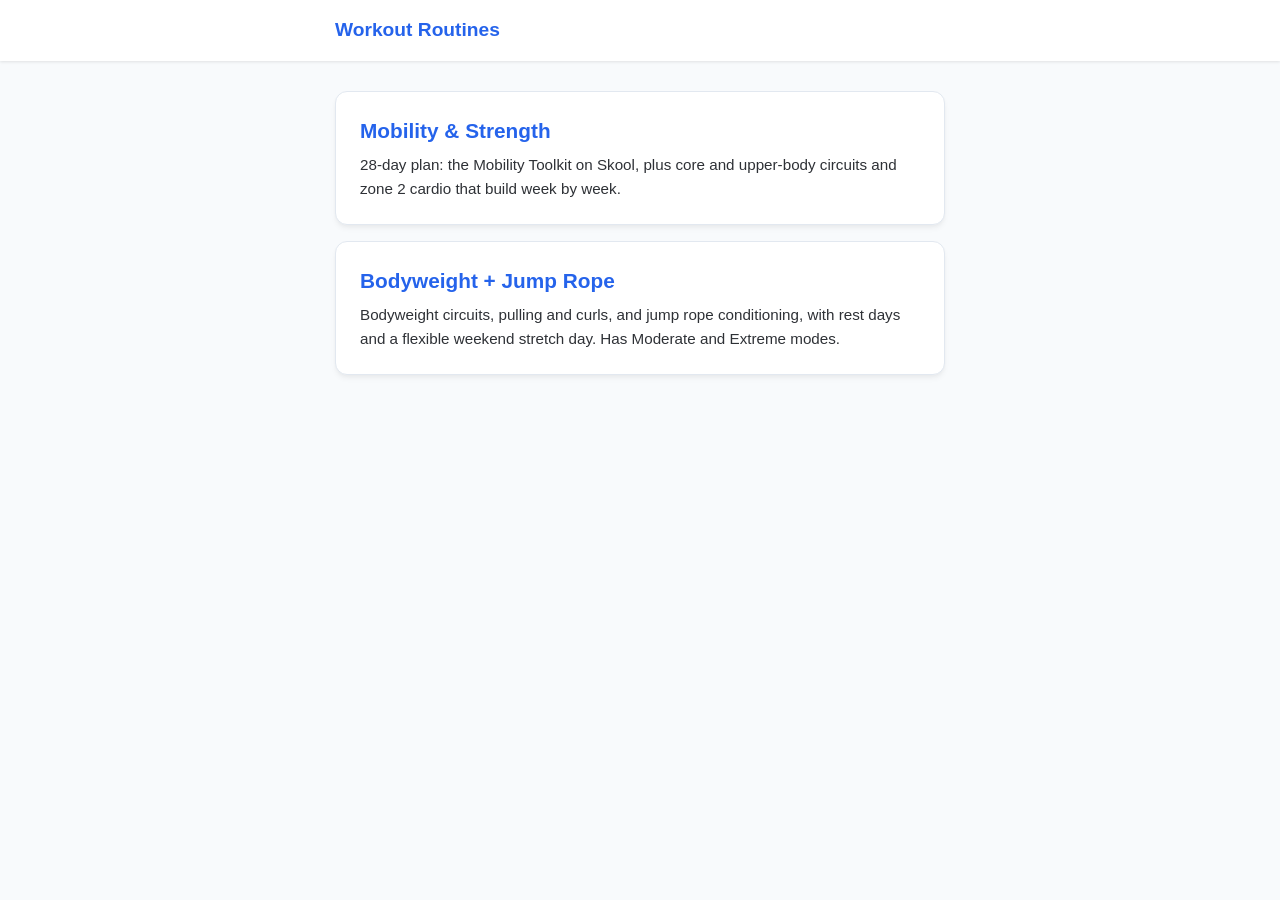
<file: index.html>
<!DOCTYPE html>
<html lang="en">

<head>
    <meta charset="UTF-8">
    <meta name="viewport" content="width=device-width, initial-scale=1.0">
    <title>Workout Routines</title>
    <link rel="stylesheet" href="styles.css">
    <script>
        // Old bookmarks like index.html?day=friday or ?m=y pointed at the original routine,
        // which now lives in bodyweight-rope.html. Forward them there.
        (function () {
            const params = new URLSearchParams(window.location.search);
            if (params.has('day') || params.has('m')) {
                window.location.replace('bodyweight-rope.html' + window.location.search);
            }
        })();
    </script>
</head>

<body>

    <header>
        <div class="header-top">
            <div class="header-title">Workout Routines</div>
        </div>
    </header>

    <main class="container">
        <a class="routine-card" href="toolkit-week.html">
            <h2>Mobility &amp; Strength</h2>
            <p>28-day plan: the Mobility Toolkit on Skool, plus core and upper-body circuits and zone 2 cardio that
                build week by week.</p>
        </a>

        <a class="routine-card" href="bodyweight-rope.html">
            <h2>Bodyweight + Jump Rope</h2>
            <p>Bodyweight circuits, pulling and curls, and jump rope conditioning, with rest days and a flexible
                weekend stretch day. Has Moderate and Extreme modes.</p>
        </a>
    </main>

</body>

</html>
</file>
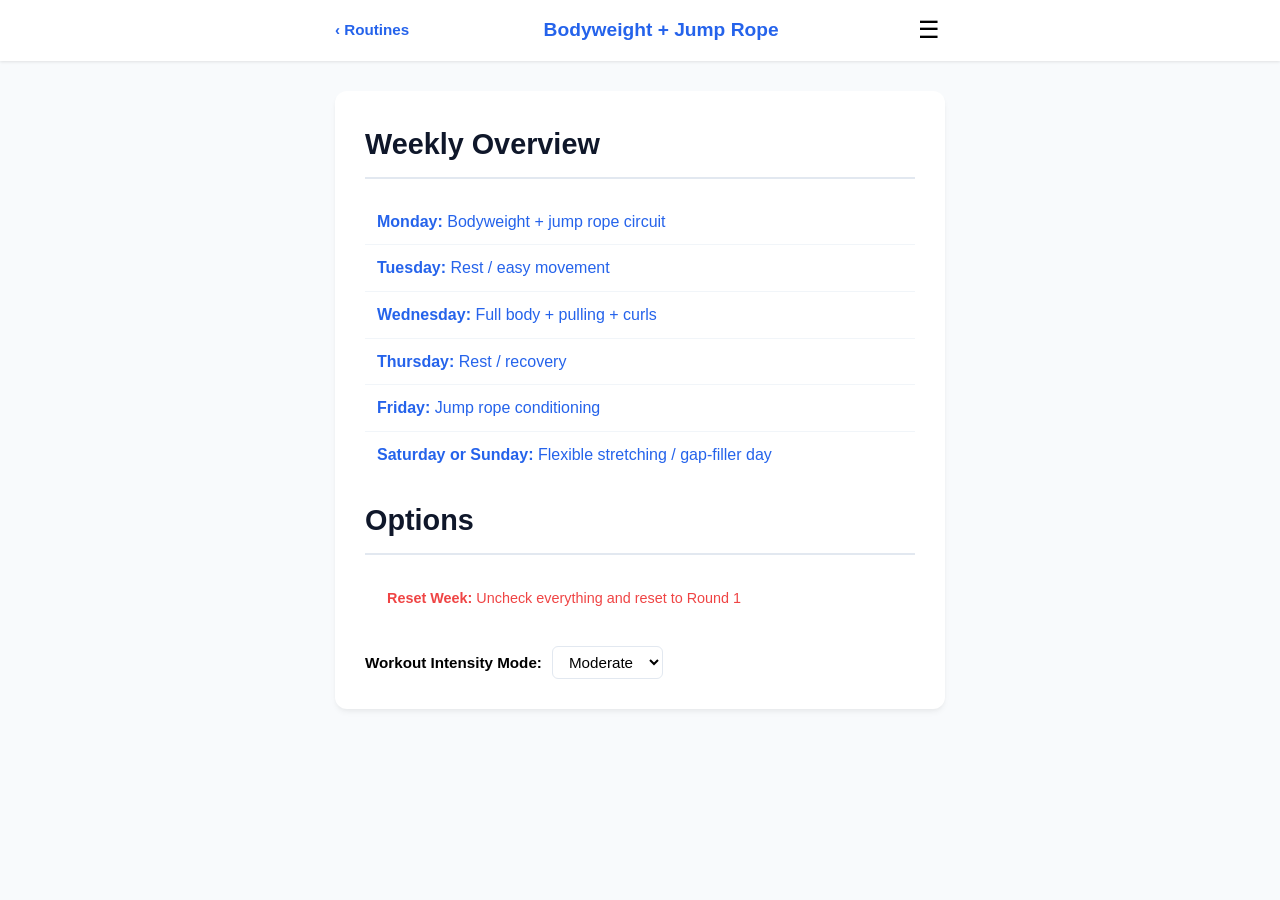
<file: bodyweight-rope.html>
<!DOCTYPE html>
<html lang="en">

<head>
    <meta charset="UTF-8">
    <meta name="viewport" content="width=device-width, initial-scale=1.0">
    <title>Bodyweight + Jump Rope</title>
    <link rel="stylesheet" href="styles.css">
</head>

<body>

    <header>
        <div class="header-top">
            <a class="back-link" href="index.html" aria-label="All routines">&lsaquo; Routines</a>
            <div class="header-title">Bodyweight + Jump Rope</div>
            <button class="menu-toggle" onclick="toggleMenu()" aria-label="Toggle Menu">☰</button>
        </div>
        <nav class="nav-container" id="navModal">
            <div class="nav-modal-content">
                <button class="close-btn" onclick="toggleMenu()">✕</button>
                <button class="nav-btn active" onclick="setDay('overview')">Days & Options</button>
                <button class="nav-btn" onclick="setDay('monday')">Mon</button>
                <button class="nav-btn" onclick="setDay('tuesday')">Tue</button>
                <button class="nav-btn" onclick="setDay('wednesday')">Wed</button>
                <button class="nav-btn" onclick="setDay('thursday')">Thu</button>
                <button class="nav-btn" onclick="setDay('friday')">Fri</button>
                <button class="nav-btn" onclick="setDay('weekend')">Sat/Sun</button>
                <a class="nav-btn nav-link" href="index.html">All Routines</a>
            </div>
        </nav>

        <!-- Info Modal -->
        <div class="nav-container" id="infoModal" onclick="closeInfoModal()">
            <div class="nav-modal-content" onclick="event.stopPropagation()">
                <button class="close-btn" onclick="closeInfoModal()">✕</button>
                <h3 id="infoModalTitle"
                    style="color: var(--primary-color); border-bottom: 1px solid var(--border-color); padding-bottom: 10px; margin-bottom: 5px;">
                    Exercise</h3>
                <p id="infoModalDesc" style="color: var(--text-muted); font-size: 0.95rem;">Description</p>
                <button id="infoModalVideoBtn" onclick="openVideoModal()"
                    style="display: none; margin-top: 15px; background: #ef4444; color: white; border: none; padding: 8px 12px; border-radius: 6px; cursor: pointer; font-weight: bold; align-self: flex-start; align-items: center; gap: 5px;">
                    ▶ Watch Video
                </button>
            </div>
        </div>

        <!-- Fullscreen Video Modal -->
        <div class="nav-container" id="videoModal" onclick="closeVideoModal()">
            <div class="nav-modal-content"
                style="width: 95%; max-width: 800px; height: 60vh; padding: 10px; background: #000;"
                onclick="event.stopPropagation()">
                <button class="close-btn"
                    style="position: absolute; top: -35px; right: 0; color: white; font-size: 1.5rem;"
                    onclick="closeVideoModal()">✕</button>
                <iframe id="videoIframe" width="100%" height="100%" src="" frameborder="0"
                    allow="accelerometer; autoplay; clipboard-write; encrypted-media; gyroscope; picture-in-picture"
                    allowfullscreen style="border-radius: 8px; background: #000;"></iframe>
            </div>
        </div>

        <!-- Confirm Modal -->
        <div class="nav-container" id="confirmModal" onclick="closeConfirmModal()">
            <div class="nav-modal-content" style="text-align: center;" onclick="event.stopPropagation()">
                <h3 id="confirmModalTitle" style="margin-bottom: 10px; color: var(--text-color);">Confirm Reset</h3>
                <p id="confirmModalMsg" style="margin-bottom: 20px; color: var(--text-muted); font-size: 0.95rem;">Are you sure you want to reset your progress?</p>
                <div style="display: flex; gap: 10px; justify-content: center;">
                    <button class="nav-btn" onclick="closeConfirmModal()" style="flex: 1;">Cancel</button>
                    <button class="nav-btn" id="confirmActionBtn" style="flex: 1; background-color: #ef4444; color: white; border-color: #ef4444;">Reset</button>
                </div>
            </div>
        </div>
    </header>

    <main class="container">

        <!-- MONDAY -->
        <div id="monday" class="workout-day">
            <h1>Monday — Bodyweight + Jump Rope Circuit</h1>
            <div class="goal">Goal: Conditioning, pushups, legs, core, and posterior-chain balance.</div>
            <div class="equipment"><strong>Equipment:</strong> Jump rope</div>

            <h2>Warm-up</h2>
            <ul>
                <li><label class="exercise-label"><input type="checkbox"><span class="exercise-name">Marching knee
                            lifts</span><span class="exercise-reps" data-reps-moderate="20 total"
                            data-reps-extreme="40 total">20 total</span></label><button class="info-icon"
                        data-name="Marching knee lifts"
                        data-desc="Lift your knees up high, alternating legs, engaging your core."
                        onclick="openInfoModal(event, this)">i</button></li>
                <li><label class="exercise-label"><input type="checkbox"><span class="exercise-name">Arm
                            circles</span><span class="exercise-reps" data-reps-moderate="10 forward, 10 backward"
                            data-reps-extreme="20 forward, 20 backward">10 forward, 10 backward</span></label><button
                        class="info-icon" data-name="Arm circles"
                        data-desc="Extend arms to the side and make small circular motions to warm up the shoulders."
                        onclick="openInfoModal(event, this)">i</button></li>
                <li><label class="exercise-label"><input type="checkbox"><span class="exercise-name">Bodyweight
                            squats</span><span class="exercise-reps" data-reps-moderate="10"
                            data-reps-extreme="20">10</span></label><button class="info-icon"
                        data-name="Bodyweight squats"
                        data-desc="Stand with feet shoulder-width apart, lower your hips as if sitting in a chair."
                        onclick="openInfoModal(event, this)">i</button></li>
                <li><label class="exercise-label"><input type="checkbox"><span class="exercise-name">Hip
                            hinges</span><span class="exercise-reps" data-reps-moderate="10"
                            data-reps-extreme="20">10</span></label><button class="info-icon" data-name="Hip hinges"
                        data-desc="Keep your legs mostly straight and hinge at the hips, feeling a stretch in the hamstrings."
                        onclick="openInfoModal(event, this)">i</button></li>
                <li><label class="exercise-label"><input type="checkbox"><span class="exercise-name">Easy jump
                            rope</span><span class="exercise-reps" data-reps-moderate="30–60 skips"
                            data-reps-extreme="100 skips">30–60 skips</span></label><button class="info-icon"
                        data-name="Easy jump rope" data-desc="Light, steady jumping focusing on rhythm."
                        onclick="openInfoModal(event, this)">i</button></li>
            </ul>

            <h2>Main Circuit <span class="rounds">3 Rounds</span></h2>
            <ul>
                <li><label class="exercise-label"><input type="checkbox"><span class="exercise-name">Pushups</span><span
                            class="exercise-reps" data-reps-moderate="14"
                            data-reps-extreme="30">14</span></label><button class="info-icon" data-name="Pushups"
                        data-desc="Keep a straight body line and lower your chest to the floor, then push back up."
                        onclick="openInfoModal(event, this)">i</button></li>
                <li><label class="exercise-label"><input type="checkbox"><span class="exercise-name"
                            data-round-text="Jump rope — Alternating Skips|Jump rope — Double Hops|Jump rope — Triple Hops">Jump
                            rope — Alternating Skips</span><span class="exercise-reps" data-reps-moderate="60 skips"
                            data-reps-extreme="120 skips">60 skips</span></label><button class="info-icon"
                        data-name="Jump rope"
                        data-desc="Jump rope dynamically, alternating your feet or practicing double/triple hops."
                        onclick="openInfoModal(event, this)">i</button></li>
                <li><label class="exercise-label"><input type="checkbox"><span class="exercise-name">Lunges, varied
                            types</span><span class="exercise-reps" data-reps-moderate="12 total"
                            data-reps-extreme="24 total">12 total</span></label><button class="info-icon"
                        data-name="Lunges"
                        data-desc="Step forward, backward, or sideways, dropping your hips until both knees are bent at a 90-degree angle."
                        onclick="openInfoModal(event, this)">i</button></li>
                <li><label class="exercise-label"><input type="checkbox"><span class="exercise-name"
                            data-round-text="Jump rope — Alternating Skips|Jump rope — Double Hops|Jump rope — Triple Hops">Jump
                            rope — Alternating Skips</span><span class="exercise-reps" data-reps-moderate="60 skips"
                            data-reps-extreme="120 skips">60 skips</span></label><button class="info-icon"
                        data-name="Jump rope"
                        data-desc="Jump rope dynamically, alternating your feet or practicing double/triple hops."
                        onclick="openInfoModal(event, this)">i</button></li>
                <li><label class="exercise-label"><input type="checkbox"><span class="exercise-name">Heel touches /
                            crunches</span><span class="exercise-reps" data-reps-moderate="15"
                            data-reps-extreme="30">15</span></label><button class="info-icon" data-name="Heel touches"
                        data-desc="Lie on your back, lift your shoulders slightly, and alternate reaching for your heels to target obliques."
                        onclick="openInfoModal(event, this)">i</button></li>
                <li><label class="exercise-label"><input type="checkbox"><span class="exercise-name"
                            data-round-text="Jump rope — Alternating Skips|Jump rope — Double Hops|Jump rope — Triple Hops">Jump
                            rope — Alternating Skips</span><span class="exercise-reps" data-reps-moderate="60 skips"
                            data-reps-extreme="120 skips">60 skips</span></label><button class="info-icon"
                        data-name="Jump rope"
                        data-desc="Jump rope dynamically, alternating your feet or practicing double/triple hops."
                        onclick="openInfoModal(event, this)">i</button></li>
                <li><label class="exercise-label"><input type="checkbox"><span class="exercise-name">Glute
                            bridges</span><span class="exercise-reps" data-reps-moderate="10–12"
                            data-reps-extreme="20–25">10–12</span></label><button class="info-icon"
                        data-name="Glute bridges"
                        data-desc="Lie on your back with knees bent, squeeze glutes, and lift hips off the floor."
                        onclick="openInfoModal(event, this)">i</button></li>
                <li><label class="exercise-label"><input type="checkbox"><span class="exercise-name"
                            data-round-text="Jump rope — Alternating Skips|Jump rope — Double Hops|Jump rope — Triple Hops">Jump
                            rope — Alternating Skips</span><span class="exercise-reps" data-reps-moderate="60 skips"
                            data-reps-extreme="120 skips">60 skips</span></label><button class="info-icon"
                        data-name="Jump rope"
                        data-desc="Jump rope dynamically, alternating your feet or practicing double/triple hops."
                        onclick="openInfoModal(event, this)">i</button></li>
            </ul>
            <div class="day-options">
                <button type="button" class="reset-action" onclick="resetDay('monday')">Reset Day</button>
            </div>
        </div>

        <!-- TUESDAY -->
        <div id="tuesday" class="workout-day">
            <h1>Tuesday — Rest / Easy Movement</h1>
            <div class="rest-message">
                <p>🧘‍♂️ Take it easy today!</p>
                <ul style="margin-top:20px; text-align:left;">
                    <li><label class="exercise-label"><input type="checkbox"><span class="exercise-name">Easy
                                walk</span><span class="exercise-reps" data-reps-moderate="optional"
                                data-reps-extreme="30-45 mins brisk walk">optional</span></label><button
                            class="info-icon" data-name="Easy walk"
                            data-desc="A relaxed pace walk to get blood flowing and aid recovery."
                            onclick="openInfoModal(event, this)">i</button></li>
                    <li><label class="exercise-label"><input type="checkbox"><span class="exercise-name">Light
                                mobility</span><span class="exercise-reps" data-reps-moderate="optional"
                                data-reps-extreme="15 mins mobility routine">optional</span></label><button
                            class="info-icon" data-name="Light mobility"
                            data-desc="Gentle stretching and movement through full ranges of motion without pushing to fatigue."
                            onclick="openInfoModal(event, this)">i</button></li>
                    <li><label class="exercise-label"><input type="checkbox"><span class="exercise-name">Full
                                rest</span><span class="exercise-reps" data-reps-moderate="also fine"
                                data-reps-extreme="recommended if sore">also fine</span></label><button
                            class="info-icon" data-name="Full rest"
                            data-desc="Take the day completely off to let your muscles and central nervous system recover."
                            onclick="openInfoModal(event, this)">i</button></li>
                </ul>
            </div>
            <div class="day-options">
                <button type="button" class="reset-action" onclick="resetDay('tuesday')">Reset Day</button>
            </div>
        </div>

        <!-- WEDNESDAY -->
        <div id="wednesday" class="workout-day">
            <h1>Wednesday — Full Body + Pulling + Curls</h1>
            <div class="goal">Goal: Full-body strength, pulling/posture balance, coordination, core control, and
                conditioning.</div>
            <div class="equipment"><strong>Equipment:</strong> Pull up bar (if available), Dumbbells for curls, Optional
                Weight for Turkish Getups</div>

            <h2>Warm-up <span class="rounds">2 Rounds</span></h2>
            <ul>
                <li><label class="exercise-label"><input type="checkbox"><span class="exercise-name">Marching knee
                            lifts</span><span class="exercise-reps" data-reps-moderate="20 total"
                            data-reps-extreme="40 total">20 total</span></label><button class="info-icon"
                        data-name="Marching knee lifts"
                        data-desc="Lift your knees up high, alternating legs, engaging your core."
                        onclick="openInfoModal(event, this)">i</button></li>
                <li><label class="exercise-label"><input type="checkbox"><span class="exercise-name">Jumping jacks or
                            step jacks</span><span class="exercise-reps" data-reps-moderate="20"
                            data-reps-extreme="40">20</span></label><button class="info-icon" data-name="Jumping jacks"
                        data-desc="Jump with arms and legs spread, then back together."
                        onclick="openInfoModal(event, this)">i</button></li>
                <li><label class="exercise-label"><input type="checkbox"><span class="exercise-name">Bodyweight
                            squats</span><span class="exercise-reps" data-reps-moderate="10"
                            data-reps-extreme="20">10</span></label><button class="info-icon"
                        data-name="Bodyweight squats"
                        data-desc="Stand with feet shoulder-width apart, lower your hips as if sitting in a chair."
                        onclick="openInfoModal(event, this)">i</button></li>
                <li><label class="exercise-label"><input type="checkbox"><span class="exercise-name">Arm
                            circles</span><span class="exercise-reps" data-reps-moderate="10 forward, 10 backward"
                            data-reps-extreme="20 forward, 20 backward">10 forward, 10 backward</span></label><button
                        class="info-icon" data-name="Arm circles"
                        data-desc="Extend arms to the side and make small circular motions to warm up the shoulders."
                        onclick="openInfoModal(event, this)">i</button></li>
                <li><label class="exercise-label"><input type="checkbox"><span class="exercise-name">Sledgehammer
                            halos</span><span class="exercise-reps" data-reps-moderate="10 total"
                            data-reps-extreme="20 total">10 total</span></label><button class="info-icon"
                        data-name="Sledgehammer halos"
                        data-desc="Hold a weight or object and circle it around your head to warm up shoulders."
                        onclick="openInfoModal(event, this)">i</button></li>
                <li><label class="exercise-label"><input type="checkbox"><span class="exercise-name">Hip
                            hinges</span><span class="exercise-reps" data-reps-moderate="10"
                            data-reps-extreme="20">10</span></label><button class="info-icon" data-name="Hip hinges"
                        data-desc="Keep your legs mostly straight and hinge at the hips, feeling a stretch in the hamstrings."
                        onclick="openInfoModal(event, this)">i</button></li>
            </ul>

            <h2>Main Circuit <span class="rounds">4 Rounds</span></h2>
            <ul>
                <li><label class="exercise-label"><input type="checkbox"><span class="exercise-name">Y-T-W
                            raises</span><span class="exercise-reps"
                            data-reps-moderate="3 each position (5 if no pullups)" data-reps-extreme="8 each position">3
                            each position (5 if no pullups)</span></label><button class="info-icon"
                        data-name="Y-T-W raises"
                        data-desc="Bend over slightly and raise arms to form the letters Y, T, and W to target the upper back."
                        onclick="openInfoModal(event, this)">i</button></li>
                <li><label class="exercise-label"><input type="checkbox"><span class="exercise-name">Shoulder-blade
                            squeezes</span><span class="exercise-reps" data-reps-moderate="8–12"
                            data-reps-extreme="15–20">8–12</span></label><button class="info-icon"
                        data-name="Shoulder-blade squeezes"
                        data-desc="Pull your shoulder blades together as if squeezing a pencil between them."
                        onclick="openInfoModal(event, this)">i</button></li>
                <li><label class="exercise-label"><input type="checkbox"><span
                            class="exercise-name">Pull-ups</span><span class="exercise-reps"
                            data-reps-moderate="2 reps (Add a 3rd rep if easy)" data-reps-extreme="8–10 reps">2 reps
                            (Add a 3rd rep if easy)</span></label><button class="info-icon" data-name="Pull-ups"
                        data-desc="Hang from a bar and pull your chin over the bar."
                        onclick="openInfoModal(event, this)">i</button></li>
                <li><label class="exercise-label"><input type="checkbox"><span class="exercise-name">Burpees</span><span
                            class="exercise-reps" data-reps-moderate="2 reps" data-reps-extreme="10 reps">2
                            reps</span></label><button class="info-icon" data-name="Burpees"
                        data-desc="Drop to a pushup position, jump feet back, and stand or jump up."
                        onclick="openInfoModal(event, this)">i</button></li>
                <li><label class="exercise-label"><input type="checkbox"><span class="exercise-name">Standing cross-body
                            punches</span><span class="exercise-reps" data-reps-moderate="30 total"
                            data-reps-extreme="60 total">30 total</span></label><button class="info-icon"
                        data-name="Cross-body punches"
                        data-desc="Punch across your body, twisting your torso and pivoting your back foot."
                        onclick="openInfoModal(event, this)">i</button></li>
                <li><label class="exercise-label"><input type="checkbox"><span class="exercise-name">Turkish
                            get-ups</span><span class="exercise-reps" data-reps-moderate="2 total (1 per side)"
                            data-reps-extreme="6 total (3 per side)">2 total (1 per side)</span></label><button
                        class="info-icon" data-name="Turkish get-ups"
                        data-desc="A complex full-body movement going from lying on the floor to standing, holding a weight overhead."
                        onclick="openInfoModal(event, this)">i</button></li>
                <li><label class="exercise-label"><input type="checkbox"><span class="exercise-name">Low-impact
                            skaters</span><span class="exercise-reps" data-reps-moderate="20 total"
                            data-reps-extreme="40 total">20 total</span></label><button class="info-icon"
                        data-name="Low-impact skaters"
                        data-desc="Step laterally from side to side, sweeping the back leg behind you."
                        onclick="openInfoModal(event, this)">i</button></li>
                <li><label class="exercise-label"><input type="checkbox"><span class="exercise-name">Mountain
                            climbers</span><span class="exercise-reps" data-reps-moderate="20 total"
                            data-reps-extreme="50 total">20 total</span></label><button class="info-icon"
                        data-name="Mountain climbers"
                        data-desc="In a plank position, bring alternating knees towards your chest."
                        onclick="openInfoModal(event, this)">i</button></li>
            </ul>

            <h2>Curl Finisher</h2>
            <ul>
                <li><label class="exercise-label"><input type="checkbox"><span class="exercise-name">Curls</span><span
                            class="exercise-reps" data-reps-moderate="2–3 sets of 8–12 reps"
                            data-reps-extreme="4 sets of 12–15 reps">2–3 sets of 8–12 reps</span></label><button
                        class="info-icon" data-name="Curls"
                        data-desc="Curl dumbbells towards your shoulders, keeping elbows pinned to your sides."
                        onclick="openInfoModal(event, this)">i</button></li>
            </ul>
            <div class="day-options">
                <button type="button" class="reset-action" onclick="resetDay('wednesday')">Reset Day</button>
            </div>
        </div>

        <!-- THURSDAY -->
        <div id="thursday" class="workout-day">
            <h1>Thursday — Rest / Recovery</h1>
            <div class="rest-message">
                <p>🛌 Rest up. Avoid turning Thursday into a hard workout, because Friday is rope-focused.</p>
                <ul style="margin-top:20px; text-align:left;">
                    <li><label class="exercise-label"><input type="checkbox"><span class="exercise-name">Easy
                                walk</span><span class="exercise-reps" data-reps-moderate="optional"
                                data-reps-extreme="30 mins recovery walk">optional</span></label><button
                            class="info-icon" data-name="Easy walk"
                            data-desc="A relaxed pace walk to get blood flowing and aid recovery."
                            onclick="openInfoModal(event, this)">i</button></li>
                    <li><label class="exercise-label"><input type="checkbox"><span class="exercise-name">Light
                                stretching</span><span class="exercise-reps" data-reps-moderate="optional"
                                data-reps-extreme="20 mins deep stretching">optional</span></label><button
                            class="info-icon" data-name="Light stretching"
                            data-desc="Gentle stretches holding positions for comfort, not pain."
                            onclick="openInfoModal(event, this)">i</button></li>
                    <li><label class="exercise-label"><input type="checkbox"><span class="exercise-name">Full
                                rest</span><span class="exercise-reps" data-reps-moderate="good choice"
                                data-reps-extreme="recommended">good choice</span></label><button class="info-icon"
                            data-name="Full rest"
                            data-desc="Take the day completely off to let your muscles and central nervous system recover."
                            onclick="openInfoModal(event, this)">i</button></li>
                </ul>
            </div>
            <div class="day-options">
                <button type="button" class="reset-action" onclick="resetDay('thursday')">Reset Day</button>
            </div>
        </div>

        <!-- FRIDAY -->
        <div id="friday" class="workout-day">
            <h1>Friday — Jump Rope Conditioning</h1>
            <div class="goal">Goal: Rope rhythm, conditioning, footwork, and lower-impact endurance.</div>
            <div class="equipment"><strong>Equipment:</strong> Jump rope</div>

            <h2>Phase 1 — Warm-Up</h2>
            <ul>
                <li><label class="exercise-label"><input type="checkbox"><span class="exercise-name">Jogging in
                            place</span><span class="exercise-reps" data-reps-moderate="60 total (30 per leg)"
                            data-reps-extreme="120 total">60 total (30 per leg)</span></label><button class="info-icon"
                        data-name="Jogging in place"
                        data-desc="Jog without moving forward, landing lightly on the balls of your feet."
                        onclick="openInfoModal(event, this)">i</button></li>
                <li><label class="exercise-label"><input type="checkbox"><span class="exercise-name">Forward and
                            backward arm circles</span><span class="exercise-reps" data-reps-moderate="20 total"
                            data-reps-extreme="40 total">20 total</span></label><button class="info-icon"
                        data-name="Arm circles"
                        data-desc="Extend arms to the side and make small circular motions to warm up the shoulders."
                        onclick="openInfoModal(event, this)">i</button></li>
                <li><label class="exercise-label"><input type="checkbox"><span class="exercise-name">Jumping
                            jacks</span><span class="exercise-reps" data-reps-moderate="40"
                            data-reps-extreme="80">40</span></label><button class="info-icon" data-name="Jumping jacks"
                        data-desc="Jump with arms and legs spread, then back together."
                        onclick="openInfoModal(event, this)">i</button></li>
                <li><label class="exercise-label"><input type="checkbox"><span class="exercise-name">Slow freestyle jump
                            rope</span><span class="exercise-reps" data-reps-moderate="100"
                            data-reps-extreme="200">100</span></label><button class="info-icon"
                        data-name="Freestyle jump rope"
                        data-desc="Jump rope at a comfortable pace using any footwork style."
                        onclick="openInfoModal(event, this)">i</button></li>
            </ul>

            <h2>Phase 2 — Main Jump Rope Circuit <span class="rounds">5 Rounds</span></h2>
            <ul>
                <li><label class="exercise-label"><input type="checkbox"><span class="exercise-name">Basic
                            bounce</span><span class="exercise-reps" data-reps-moderate="60"
                            data-reps-extreme="150">60</span></label><button class="info-icon" data-name="Basic bounce"
                        data-desc="Jump with both feet together on every turn of the rope."
                        onclick="openInfoModal(event, this)">i</button></li>
                <li><label class="exercise-label"><input type="checkbox"><span class="exercise-name" data-round-text="Slow march in place|Alternating cross punches|Toe touch to goalpost reach|Easy march in place|Standing thoracic twists">Slow march in
                            place</span><span class="exercise-reps" data-reps-moderate="20"
                            data-reps-extreme="20" data-round-reps-moderate="20|30 total|10|20|10 per side" data-round-reps-extreme="20|60 total|20|20|20 per side">20</span></label><button class="info-icon"
                        data-name="Slow march in place"
                        data-desc="A recovery march keeping the legs moving but letting the heart rate come down." data-round-name="Slow march in place|Alternating cross punches|Toe touch to goalpost reach|Easy march in place|Standing thoracic twists" data-round-desc="A recovery march keeping the legs moving but letting the heart rate come down.|Punch across your body while standing, twisting your torso lightly.|Hinge at the hips to touch your toes, then stand up and open arms wide into a goalpost position to open the chest.|A recovery march keeping the legs moving but letting the heart rate come down.|Stand tall and rotate your torso left and right, swinging your arms loosely to stretch the upper back."
                        onclick="openInfoModal(event, this)">i</button></li>
                <li><label class="exercise-label"><input type="checkbox"><span class="exercise-name">Alternating
                            skip</span><span class="exercise-reps" data-reps-moderate="60"
                            data-reps-extreme="150">60</span></label><button class="info-icon"
                        data-name="Alternating skip"
                        data-desc="Jump rope while shifting weight from one foot to the other like jogging."
                        onclick="openInfoModal(event, this)">i</button></li>
                <li><label class="exercise-label"><input type="checkbox"><span class="exercise-name" data-round-text="Slow march in place|Alternating cross punches|Toe touch to goalpost reach|Easy march in place|Standing thoracic twists">Slow march in
                            place</span><span class="exercise-reps" data-reps-moderate="20"
                            data-reps-extreme="20" data-round-reps-moderate="20|30 total|10|20|10 per side" data-round-reps-extreme="20|60 total|20|20|20 per side">20</span></label><button class="info-icon"
                        data-name="Slow march in place"
                        data-desc="A recovery march keeping the legs moving but letting the heart rate come down." data-round-name="Slow march in place|Alternating cross punches|Toe touch to goalpost reach|Easy march in place|Standing thoracic twists" data-round-desc="A recovery march keeping the legs moving but letting the heart rate come down.|Punch across your body while standing, twisting your torso lightly.|Hinge at the hips to touch your toes, then stand up and open arms wide into a goalpost position to open the chest.|A recovery march keeping the legs moving but letting the heart rate come down.|Stand tall and rotate your torso left and right, swinging your arms loosely to stretch the upper back."
                        onclick="openInfoModal(event, this)">i</button></li>
                <li><label class="exercise-label"><input type="checkbox"><span class="exercise-name">Basic
                            bounce</span><span class="exercise-reps" data-reps-moderate="60"
                            data-reps-extreme="150">60</span></label><button class="info-icon" data-name="Basic bounce"
                        data-desc="Jump with both feet together on every turn of the rope."
                        onclick="openInfoModal(event, this)">i</button></li>
                <li><label class="exercise-label"><input type="checkbox"><span class="exercise-name" data-round-text="Slow march in place|Alternating cross punches|Toe touch to goalpost reach|Easy march in place|Standing thoracic twists">Slow march in
                            place</span><span class="exercise-reps" data-reps-moderate="20"
                            data-reps-extreme="20" data-round-reps-moderate="20|30 total|10|20|10 per side" data-round-reps-extreme="20|60 total|20|20|20 per side">20</span></label><button class="info-icon"
                        data-name="Slow march in place"
                        data-desc="A recovery march keeping the legs moving but letting the heart rate come down." data-round-name="Slow march in place|Alternating cross punches|Toe touch to goalpost reach|Easy march in place|Standing thoracic twists" data-round-desc="A recovery march keeping the legs moving but letting the heart rate come down.|Punch across your body while standing, twisting your torso lightly.|Hinge at the hips to touch your toes, then stand up and open arms wide into a goalpost position to open the chest.|A recovery march keeping the legs moving but letting the heart rate come down.|Stand tall and rotate your torso left and right, swinging your arms loosely to stretch the upper back."
                        onclick="openInfoModal(event, this)">i</button></li>
                <li><label class="exercise-label"><input type="checkbox"><span class="exercise-name">Double
                            hops</span><span class="exercise-reps" data-reps-moderate="30 total"
                            data-reps-extreme="60 total">30 total</span></label><button class="info-icon"
                        data-name="Double hops"
                        data-desc="Jump twice on one foot, then twice on the other while swinging the rope."
                        onclick="openInfoModal(event, this)">i</button></li>
                <li><label class="exercise-label"><input type="checkbox"><span class="exercise-name" data-round-text="Slow march in place|Alternating cross punches|Toe touch to goalpost reach|Easy march in place|Standing thoracic twists">Slow march in
                            place</span><span class="exercise-reps" data-reps-moderate="20"
                            data-reps-extreme="20" data-round-reps-moderate="20|30 total|10|20|10 per side" data-round-reps-extreme="20|60 total|20|20|20 per side">20</span></label><button class="info-icon"
                        data-name="Slow march in place"
                        data-desc="A recovery march keeping the legs moving but letting the heart rate come down." data-round-name="Slow march in place|Alternating cross punches|Toe touch to goalpost reach|Easy march in place|Standing thoracic twists" data-round-desc="A recovery march keeping the legs moving but letting the heart rate come down.|Punch across your body while standing, twisting your torso lightly.|Hinge at the hips to touch your toes, then stand up and open arms wide into a goalpost position to open the chest.|A recovery march keeping the legs moving but letting the heart rate come down.|Stand tall and rotate your torso left and right, swinging your arms loosely to stretch the upper back."
                        onclick="openInfoModal(event, this)">i</button></li>
            </ul>

            <h2>Phase 3 — Cool-Down</h2>
            <ul>
                <li><label class="exercise-label"><input type="checkbox"><span class="exercise-name">Very slow jump
                            rope</span><span class="exercise-reps" data-reps-moderate="50 reps"
                            data-reps-extreme="100 reps">50 reps</span></label><button class="info-icon"
                        data-name="Very slow jump rope" data-desc="A slow, relaxed jump rope pace for cooling down."
                        onclick="openInfoModal(event, this)">i</button></li>
                <li><label class="exercise-label"><input type="checkbox"><span class="exercise-name">Static calf stretch
                            against a wall</span><span class="exercise-reps" data-reps-moderate="3 holds per leg"
                            data-reps-extreme="4 deep holds per leg">3 holds per leg</span></label><button
                        class="info-icon" data-name="Static calf stretch"
                        data-desc="Lean against a wall with one leg straight back to gently stretch the calf."
                        onclick="openInfoModal(event, this)">i</button></li>
                <li><label class="exercise-label"><input type="checkbox"><span class="exercise-name">Overhead tricep and
                            shoulder stretch</span><span class="exercise-reps" data-reps-moderate="2 holds per arm"
                            data-reps-extreme="3 holds per arm">2 holds per arm</span></label><button class="info-icon"
                        data-name="Overhead stretch"
                        data-desc="Reach one arm overhead, bend the elbow, and gently pull back with the other hand."
                        onclick="openInfoModal(event, this)">i</button></li>
            </ul>
            <div class="day-options">
                <button type="button" class="reset-action" onclick="resetDay('friday')">Reset Day</button>
            </div>
        </div>

        <!-- WEEKEND / FLEXIBLE -->
        <div id="weekend" class="workout-day">
            <h1>Flexible Stretching / Gap-Filler Day</h1>
            <div class="goal">Schedule: Fit this in wherever it feels best: Saturday, Sunday, or a lighter weekday.
                (Maintenance focus)</div>

            <h2>Gentle Warm-Up</h2>
            <ul>
                <li><label class="exercise-label"><input type="checkbox"><span class="exercise-name">Marching knee
                            lifts</span><span class="exercise-reps" data-reps-moderate="40 total"
                            data-reps-extreme="60 total">40 total</span></label><button class="info-icon"
                        data-name="Marching knee lifts"
                        data-desc="Lift your knees up high, alternating legs, engaging your core."
                        data-video="https://www.youtube.com/watch?v=z7lMG8XuxDQ"
                        onclick="openInfoModal(event, this)">i</button></li>
                <li><label class="exercise-label"><input type="checkbox"><span class="exercise-name">Arm
                            circles</span><span class="exercise-reps" data-reps-moderate="10 forward, 10 backward"
                            data-reps-extreme="20 forward, 20 backward">10 forward, 10 backward</span></label><button
                        class="info-icon" data-name="Arm circles"
                        data-desc="Extend arms to the side and make small circular motions to warm up the shoulders."
                        data-video="https://www.youtube.com/watch?v=YX9e2bYhuJU"
                        onclick="openInfoModal(event, this)">i</button></li>
                <li><label class="exercise-label"><input type="checkbox"><span class="exercise-name">Hip
                            hinges</span><span class="exercise-reps" data-reps-moderate="10"
                            data-reps-extreme="20">10</span></label><button class="info-icon" data-name="Hip hinges"
                        data-desc="Keep your legs mostly straight and hinge at the hips, feeling a stretch in the hamstrings."
                        data-video="https://www.youtube.com/watch?v=3njtLxRY8ZA"
                        onclick="openInfoModal(event, this)">i</button></li>
                <li><label class="exercise-label"><input type="checkbox"><span class="exercise-name">Bodyweight
                            squats</span><span class="exercise-reps" data-reps-moderate="10"
                            data-reps-extreme="20">10</span></label><button class="info-icon"
                        data-name="Bodyweight squats"
                        data-desc="Stand with feet shoulder-width apart, lower your hips as if sitting in a chair."
                        data-video="https://www.youtube.com/watch?v=cSJP4moytoo"
                        onclick="openInfoModal(event, this)">i</button></li>
                <li><label class="exercise-label"><input type="checkbox"><span class="exercise-name">Shoulder
                            rolls</span><span class="exercise-reps" data-reps-moderate="10 forward, 10 backward"
                            data-reps-extreme="20 forward, 20 backward">10 forward, 10 backward</span></label><button
                        class="info-icon" data-name="Shoulder rolls"
                        data-desc="Roll your shoulders up, back, and down in a circular motion."
                        data-video="https://www.youtube.com/watch?v=X7NtgY9kCCM"
                        onclick="openInfoModal(event, this)">i</button></li>
            </ul>

            <h2>Mobility Circuit <span class="rounds">2 Rounds</span></h2>
            <ul>
                <li><label class="exercise-label"><input type="checkbox"><span class="exercise-name">Cat-cow</span><span
                            class="exercise-reps" data-reps-moderate="8–10"
                            data-reps-extreme="12–15">8–10</span></label><button class="info-icon" data-name="Cat-cow"
                        data-desc="On all fours, arch your back up (cat) and then dip it down (cow)."
                        data-video="https://www.youtube.com/watch?v=_70mEnB_bX0"
                        onclick="openInfoModal(event, this)">i</button></li>
                <li><label class="exercise-label"><input type="checkbox"><span class="exercise-name">World’s greatest
                            stretch</span><span class="exercise-reps" data-reps-moderate="3 per side"
                            data-reps-extreme="5 per side">3 per side</span></label><button class="info-icon"
                        data-name="World's greatest stretch"
                        data-desc="Lunge forward, drop elbow to instep, then twist and reach arm up to the ceiling."
                        data-video="https://www.youtube.com/watch?v=-CiWQ2IvY34"
                        onclick="openInfoModal(event, this)">i</button></li>
                <li><label class="exercise-label"><input type="checkbox"><span class="exercise-name">90/90 hip
                            switches</span><span class="exercise-reps" data-reps-moderate="8 total"
                            data-reps-extreme="12 total">8 total</span></label><button class="info-icon"
                        data-name="90/90 hip switches"
                        data-desc="Sit on the floor with both knees bent at 90 degrees, switch sides to stretch hip rotators."
                        data-video="https://www.youtube.com/watch?v=FM7-7-a0FLg"
                        onclick="openInfoModal(event, this)">i</button></li>
                <li><label class="exercise-label"><input type="checkbox"><span class="exercise-name">Hamstring stretch
                            rocks</span><span class="exercise-reps" data-reps-moderate="8 per leg"
                            data-reps-extreme="12 per leg">8 per leg</span></label><button class="info-icon"
                        data-name="Hamstring stretch rocks"
                        data-desc="Kneel on one leg, straighten the other in front, and rock forward/backward gently."
                        data-video="https://www.youtube.com/watch?v=gU6ITsxjAIE"
                        onclick="openInfoModal(event, this)">i</button></li>
                <li><label class="exercise-label"><input type="checkbox"><span class="exercise-name">Calf stretch
                            against wall</span><span class="exercise-reps" data-reps-moderate="3 deep breaths per leg"
                            data-reps-extreme="5 deep breaths per leg">3 deep breaths per leg</span></label><button
                        class="info-icon" data-name="Calf stretch"
                        data-desc="Lean against a wall with one leg straight back to gently stretch the calf."
                        data-video="https://www.youtube.com/watch?v=mtVqe4CR_60"
                        onclick="openInfoModal(event, this)">i</button></li>
                <li><label class="exercise-label"><input type="checkbox"><span class="exercise-name">Thoracic
                            rotations</span><span class="exercise-reps" data-reps-moderate="6 per side"
                            data-reps-extreme="10 per side">6 per side</span></label><button class="info-icon"
                        data-name="Thoracic rotations"
                        data-desc="On all fours or kneeling, rotate your upper spine and reach up towards the ceiling."
                        data-video="https://www.youtube.com/watch?v=l3Ze_9iXL-M"
                        onclick="openInfoModal(event, this)">i</button></li>
                <li><label class="exercise-label"><input type="checkbox"><span class="exercise-name">Child’s pose
                            reach-throughs</span><span class="exercise-reps" data-reps-moderate="5 per side"
                            data-reps-extreme="8 per side">5 per side</span></label><button class="info-icon"
                        data-name="Child's pose reach-throughs"
                        data-desc="In child's pose, thread one arm under the other to stretch the upper back and shoulder."
                        data-video="https://www.youtube.com/watch?v=xIkByypcXiY"
                        onclick="openInfoModal(event, this)">i</button></li>
            </ul>

            <h2>Gap-Filler Block <span class="rounds">2 Easy Rounds</span></h2>
            <ul>
                <li><label class="exercise-label"><input type="checkbox"><span class="exercise-name">Glute
                            bridges</span><span class="exercise-reps" data-reps-moderate="12"
                            data-reps-extreme="20">12</span></label><button class="info-icon" data-name="Glute bridges"
                        data-desc="Lie on your back with knees bent, squeeze glutes, and lift hips off the floor."
                        data-video="https://www.youtube.com/watch?v=Q_Bpj91Yiis"
                        onclick="openInfoModal(event, this)">i</button></li>
                <li><label class="exercise-label"><input type="checkbox"><span class="exercise-name">Dead
                            bugs</span><span class="exercise-reps" data-reps-moderate="8 per side"
                            data-reps-extreme="15 per side">8 per side</span></label><button class="info-icon"
                        data-name="Dead bugs"
                        data-desc="Lie on your back, extend opposite arm and leg while keeping lower back flat against the floor."
                        data-video="https://www.youtube.com/watch?v=o4GKiEoYClI"
                        onclick="openInfoModal(event, this)">i</button></li>
                <li><label class="exercise-label"><input type="checkbox"><span class="exercise-name">Bird
                            dogs</span><span class="exercise-reps" data-reps-moderate="8 per side"
                            data-reps-extreme="15 per side">8 per side</span></label><button class="info-icon"
                        data-name="Bird dogs"
                        data-desc="On all fours, extend opposite arm and leg while keeping your back flat."
                        data-video="https://www.youtube.com/watch?v=wGh2fZU20-M"
                        onclick="openInfoModal(event, this)">i</button></li>
                <li><label class="exercise-label"><input type="checkbox"><span class="exercise-name">Prone Y-T-W
                            raises</span><span class="exercise-reps" data-reps-moderate="5 each position"
                            data-reps-extreme="10 each position">5 each position</span></label><button class="info-icon"
                        data-name="Prone Y-T-W raises"
                        data-desc="Lie face down and lift arms to form Y, T, and W shapes."
                        data-video="https://www.youtube.com/watch?v=QdGTI4Lshg4"
                        onclick="openInfoModal(event, this)">i</button></li>
                <li><label class="exercise-label"><input type="checkbox"><span class="exercise-name">Shoulder-blade
                            squeezes or scapular pull-up hangs</span><span class="exercise-reps"
                            data-reps-moderate="6–8" data-reps-extreme="10–12">6–8</span></label><button
                        class="info-icon" data-name="Scapular holds"
                        data-desc="Pull your shoulder blades down and back, holding tension for a few seconds."
                        data-video="https://www.youtube.com/watch?v=y-UpePzGSuI"
                        onclick="openInfoModal(event, this)">i</button></li>
            </ul>

            <h2>Easy Cool-Down</h2>
            <ul>
                <li><label class="exercise-label"><input type="checkbox"><span class="exercise-name">Kneeling hip-flexor
                            stretch</span><span class="exercise-reps" data-reps-moderate="3 deep breaths per side"
                            data-reps-extreme="5 deep breaths per side">3 deep breaths per side</span></label><button
                        class="info-icon" data-name="Kneeling hip-flexor stretch"
                        data-desc="Kneel on one knee, tuck your pelvis, and lean forward slightly to stretch the front of the hip."
                        data-video="https://www.youtube.com/watch?v=ktgtEWGhFd8"
                        onclick="openInfoModal(event, this)">i</button></li>
                <li><label class="exercise-label"><input type="checkbox"><span class="exercise-name">Figure-4 glute
                            stretch</span><span class="exercise-reps" data-reps-moderate="3 deep breaths per side"
                            data-reps-extreme="5 deep breaths per side">3 deep breaths per side</span></label><button
                        class="info-icon" data-name="Figure-4 glute stretch"
                        data-desc="Lie on back, cross one ankle over opposite knee, and pull thigh towards chest."
                        data-video="https://www.youtube.com/watch?v=ckHZyA99Das"
                        onclick="openInfoModal(event, this)">i</button></li>
                <li><label class="exercise-label"><input type="checkbox"><span class="exercise-name">Chest doorway
                            stretch</span><span class="exercise-reps" data-reps-moderate="3 deep breaths per side"
                            data-reps-extreme="5 deep breaths per side">3 deep breaths per side</span></label><button
                        class="info-icon" data-name="Chest doorway stretch"
                        data-desc="Place forearm on a doorframe and turn body away to stretch the chest."
                        data-video="https://www.youtube.com/watch?v=PWGuI3rTRx0"
                        onclick="openInfoModal(event, this)">i</button></li>
                <li><label class="exercise-label"><input type="checkbox"><span class="exercise-name">Lat stretch or
                            child’s pose</span><span class="exercise-reps" data-reps-moderate="5 deep breaths"
                            data-reps-extreme="8 deep breaths">5 deep breaths</span></label><button class="info-icon"
                        data-name="Lat stretch"
                        data-desc="Reach arms far forward while sitting hips back onto heels to stretch the back."
                        data-video="https://www.youtube.com/watch?v=2pkLUbN34GI"
                        onclick="openInfoModal(event, this)">i</button></li>
            </ul>
            <div class="day-options">
                <button type="button" class="reset-action" onclick="resetDay('weekend')">Reset Day</button>
            </div>
        </div>

        <!-- OVERVIEW -->
        <div id="overview" class="workout-day active">
            <h1>Weekly Overview</h1>
            <ul style="margin-top: 20px;" class="overview-list">
                <li><a href="#" onclick="setDay('monday'); return false;"><strong>Monday:</strong> Bodyweight + jump
                        rope circuit</a></li>
                <li><a href="#" onclick="setDay('tuesday'); return false;"><strong>Tuesday:</strong> Rest / easy
                        movement</a></li>
                <li><a href="#" onclick="setDay('wednesday'); return false;"><strong>Wednesday:</strong> Full body +
                        pulling + curls</a></li>
                <li><a href="#" onclick="setDay('thursday'); return false;"><strong>Thursday:</strong> Rest /
                        recovery</a></li>
                <li><a href="#" onclick="setDay('friday'); return false;"><strong>Friday:</strong> Jump rope
                        conditioning</a></li>
                <li><a href="#" onclick="setDay('weekend'); return false;"><strong>Saturday or Sunday:</strong> Flexible
                        stretching / gap-filler day</a></li>
            </ul>

            <h1>Options</h1>
            <ul class="overview-list" style="margin-top: 15px;">
                <li><button type="button" class="reset-action" onclick="resetWeek()"><strong>Reset Week:</strong>
                        Uncheck everything and reset to Round 1</button></li>
            </ul>
            <div style="margin-top: 20px; display: flex; align-items: center; gap: 10px;">
                <label for="modeSelect" style="font-weight: 600; font-size: 0.95rem; color: var(--text-color);">Workout
                    Intensity Mode:</label>
                <select id="modeSelect" onchange="setMode(this.value)"
                    style="padding: 6px 12px; border-radius: 6px; border: 1px solid var(--border-color); background-color: var(--card-bg); color: var(--text-color); font-size: 0.95rem; font-weight: 500; cursor: pointer; outline: none; transition: border-color 0.2s;">
                    <option value="moderate">Moderate</option>
                    <option value="extreme">Extreme</option>
                </select>
            </div>
        </div>

    </main>

    <script src="app.js"></script>
</body>

</html>
</file>
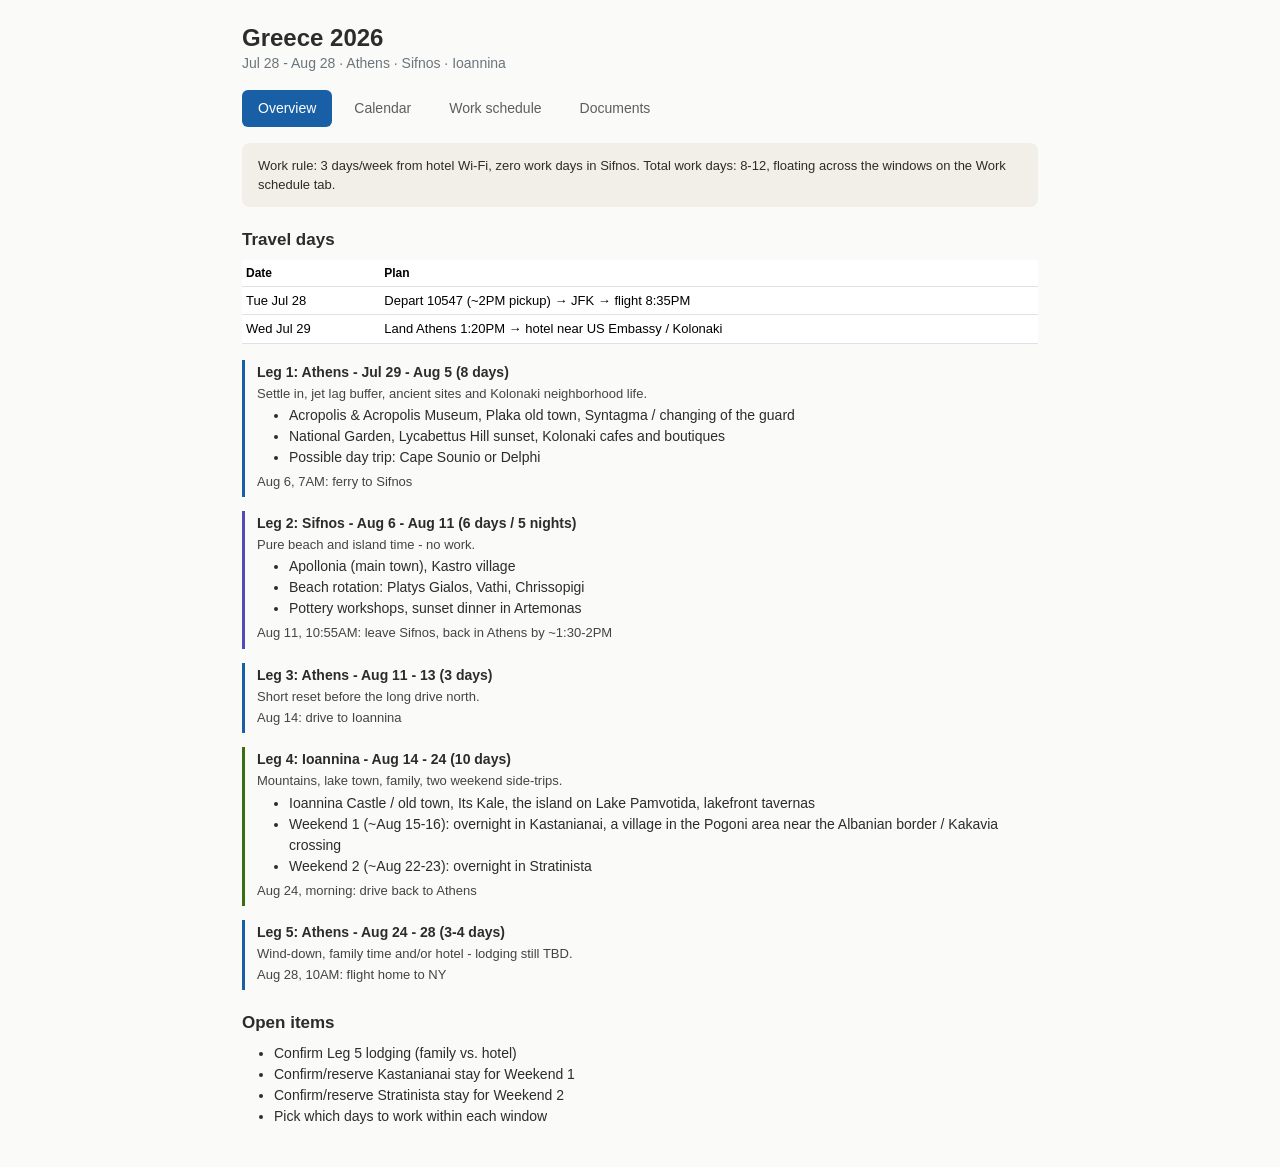
<file: greece.html>
<!DOCTYPE html>
<html lang="en">
<head>
<meta charset="UTF-8">
<meta name="viewport" content="width=device-width, initial-scale=1">
<title>Greece Trip 2026</title>
<link href="https://cdn.jsdelivr.net/npm/bootstrap@5.3.3/dist/css/bootstrap.min.css" rel="stylesheet">
<style>
  body { background: #FAFAF8; color: #2C2C2A; font-family: -apple-system, Segoe UI, Roboto, sans-serif; }
  .wrap { max-width: 820px; }
  .nav-pills .nav-link { color: #5F5E5A; font-size: 14px; }
  .nav-pills .nav-link.active { background: #185FA5; }
  h2 { font-size: 17px; font-weight: 600; margin: 1.4rem 0 .6rem; }
  h2:first-child { margin-top: 0; }
  .callout { background: #F1EFE8; border-radius: 8px; padding: .8rem 1rem; font-size: 13px; margin-bottom: 1rem; }
  .leg { border-left: 3px solid #185FA5; padding: .25rem 0 .25rem .75rem; margin-bottom: .9rem; }
  .leg.sifnos { border-color: #534AB7; }
  .leg.ioannina { border-color: #3B6D11; }
  .leg h3 { font-size: 14px; font-weight: 600; margin: 0 0 .2rem; }
  .leg p { font-size: 13px; margin: .1rem 0; color: #444441; }
  table { font-size: 13px; }
  th { color: #888780; font-weight: 600; font-size: 12px; }
  .grid { display: grid; grid-template-columns: repeat(7, minmax(0,1fr)); gap: 4px; }
  .dow { font-size: 11px; color: #888780; text-align: center; padding-bottom: 4px; }
  .cell { border-radius: 7px; min-height: 58px; padding: 4px 5px; position: relative; border: .5px solid #D3D1C7; }
  .num { font-size: 12px; font-weight: 600; }
  .lbl { font-size: 9px; line-height: 1.2; margin-top: 2px; display: none; }
  .badge-w { position: absolute; top: 4px; right: 4px; width: 13px; height: 13px; border-radius: 50%; border: .5px solid #888780; font-size: 8px; font-weight: 600; display: flex; align-items: center; justify-content: center; background: #fff; }
  .athens { background: #E6F1FB; } .athens .num, .athens .lbl { color: #0C447C; }
  .sifnos-cell { background: #EEEDFE; } .sifnos-cell .num, .sifnos-cell .lbl { color: #3C3489; }
  .ioannina-cell { background: #EAF3DE; } .ioannina-cell .num, .ioannina-cell .lbl { color: #27500A; }
  .travel { background: #F1EFE8; } .travel .num, .travel .lbl { color: #5F5E5A; }
  .weekend { border: 1.5px dashed #BA7517; }
  .legend { display: flex; flex-wrap: wrap; gap: 12px; margin-top: .9rem; font-size: 11px; color: #5F5E5A; }
  .swatch { width: 11px; height: 11px; border-radius: 3px; display: inline-block; vertical-align: -1px; margin-right: 5px; }
  .doc-card h3 { font-size: 14px; }
  .doc-card .meta { font-size: 12px; color: #888780; }
  .doc-card pre { font-size: 13px; white-space: pre-wrap; font-family: inherit; margin: 0; }
  @media (min-width: 576px) {
    .cell { min-height: 68px; padding: 6px 7px; }
    .num { font-size: 13px; }
    .lbl { font-size: 10px; display: block; }
    .badge-w { width: 15px; height: 15px; font-size: 9px; top: 6px; right: 6px; }
  }
</style>
</head>
<body>
<div class="wrap container py-4">
  <h1 class="h4 fw-bold mb-0">Greece 2026</h1>
  <p class="text-secondary small mb-3">Jul 28 - Aug 28 &middot; Athens &middot; Sifnos &middot; Ioannina</p>

  <ul class="nav nav-pills mb-3 flex-nowrap overflow-auto" id="tabNav" role="tablist" style="gap:6px">
    <li class="nav-item"><button class="nav-link active" data-bs-toggle="pill" data-bs-target="#overview" type="button">Overview</button></li>
    <li class="nav-item"><button class="nav-link" data-bs-toggle="pill" data-bs-target="#calendar" type="button">Calendar</button></li>
    <li class="nav-item"><button class="nav-link" data-bs-toggle="pill" data-bs-target="#work" type="button">Work schedule</button></li>
    <li class="nav-item"><button class="nav-link" data-bs-toggle="pill" data-bs-target="#documents" type="button">Documents</button></li>
  </ul>

  <div class="tab-content">
    <div class="tab-pane fade show active" id="overview">
      <div class="callout">Work rule: 3 days/week from hotel Wi-Fi, zero work days in Sifnos. Total work days: 8-12, floating across the windows on the Work schedule tab.</div>

      <h2>Travel days</h2>
      <div class="table-responsive">
      <table class="table table-sm">
        <tr><th>Date</th><th>Plan</th></tr>
        <tr><td>Tue Jul 28</td><td>Depart 10547 (~2PM pickup) &rarr; JFK &rarr; flight 8:35PM</td></tr>
        <tr><td>Wed Jul 29</td><td>Land Athens 1:20PM &rarr; hotel near US Embassy / Kolonaki</td></tr>
      </table>
      </div>

      <div class="leg">
        <h3>Leg 1: Athens - Jul 29 - Aug 5 (8 days)</h3>
        <p>Settle in, jet lag buffer, ancient sites and Kolonaki neighborhood life.</p>
        <ul class="small mb-1">
          <li>Acropolis &amp; Acropolis Museum, Plaka old town, Syntagma / changing of the guard</li>
          <li>National Garden, Lycabettus Hill sunset, Kolonaki cafes and boutiques</li>
          <li>Possible day trip: Cape Sounio or Delphi</li>
        </ul>
        <p>Aug 6, 7AM: ferry to Sifnos</p>
      </div>

      <div class="leg sifnos">
        <h3>Leg 2: Sifnos - Aug 6 - Aug 11 (6 days / 5 nights)</h3>
        <p>Pure beach and island time - no work.</p>
        <ul class="small mb-1">
          <li>Apollonia (main town), Kastro village</li>
          <li>Beach rotation: Platys Gialos, Vathi, Chrissopigi</li>
          <li>Pottery workshops, sunset dinner in Artemonas</li>
        </ul>
        <p>Aug 11, 10:55AM: leave Sifnos, back in Athens by ~1:30-2PM</p>
      </div>

      <div class="leg">
        <h3>Leg 3: Athens - Aug 11 - 13 (3 days)</h3>
        <p>Short reset before the long drive north.</p>
        <p>Aug 14: drive to Ioannina</p>
      </div>

      <div class="leg ioannina">
        <h3>Leg 4: Ioannina - Aug 14 - 24 (10 days)</h3>
        <p>Mountains, lake town, family, two weekend side-trips.</p>
        <ul class="small mb-1">
          <li>Ioannina Castle / old town, Its Kale, the island on Lake Pamvotida, lakefront tavernas</li>
          <li>Weekend 1 (~Aug 15-16): overnight in Kastanianai, a village in the Pogoni area near the Albanian border / Kakavia crossing</li>
          <li>Weekend 2 (~Aug 22-23): overnight in Stratinista</li>
        </ul>
        <p>Aug 24, morning: drive back to Athens</p>
      </div>

      <div class="leg">
        <h3>Leg 5: Athens - Aug 24 - 28 (3-4 days)</h3>
        <p>Wind-down, family time and/or hotel - lodging still TBD.</p>
        <p>Aug 28, 10AM: flight home to NY</p>
      </div>

      <h2>Open items</h2>
      <ul class="small">
        <li>Confirm Leg 5 lodging (family vs. hotel)</li>
        <li>Confirm/reserve Kastanianai stay for Weekend 1</li>
        <li>Confirm/reserve Stratinista stay for Weekend 2</li>
        <li>Pick which days to work within each window</li>
      </ul>
    </div>

    <div class="tab-pane fade" id="calendar">
      <div class="grid" id="cal-grid"></div>
      <div class="legend">
        <span><span class="swatch" style="background:#E6F1FB"></span>Athens</span>
        <span><span class="swatch" style="background:#EEEDFE"></span>Sifnos</span>
        <span><span class="swatch" style="background:#EAF3DE"></span>Ioannina</span>
        <span><span class="swatch" style="background:#F1EFE8"></span>Travel day</span>
        <span><span class="swatch" style="background:#EAF3DE;border:1.5px dashed #BA7517"></span>Weekend trip</span>
        <span><span class="badge-w" style="position:static;display:inline-flex;margin-right:5px">W</span>Work eligible</span>
      </div>
    </div>

    <div class="tab-pane fade" id="work">
      <div class="callout">Greece is EEST (UTC+3), 7 hours ahead of New York (EDT) all through the trip.</div>
      <div class="table-responsive">
      <table class="table table-sm">
        <tr><th>Window</th><th>Dates</th><th>Location</th><th>Target</th><th>Notes</th></tr>
        <tr><td>1</td><td>Jul 30 - Aug 5</td><td>Athens</td><td>4-5 days</td><td>first Athens stretch; skip Jul 29 (arrival/jet lag)</td></tr>
        <tr><td>-</td><td>Aug 6 - 11</td><td>Sifnos</td><td>0 days</td><td>fully offline / no dedicated focused work</td></tr>
        <tr><td>2</td><td>Aug 12 - 13</td><td>Athens</td><td>0-1 day</td><td>short reset before driving to Ioannina</td></tr>
        <tr><td>3</td><td>Aug 17 - 21</td><td>Ioannina</td><td>3-4 days</td><td>weekdays only - weekends held for Kastanianai (15-16) and Stratinista (22-23)</td></tr>
        <tr><td>4</td><td>Aug 25 - 27</td><td>Athens</td><td>1-2 days</td><td>after the drive back, before flying home Aug 28</td></tr>
      </table>
      </div>
      <p class="text-secondary small fst-italic">Total: 8-12 work days, floating within these windows.</p>
    </div>

    <div class="tab-pane fade" id="documents">
      <div class="card doc-card mb-3">
        <div class="card-body">
          <h3 class="card-title">Out of office email</h3>
          <div class="meta mb-2">Sent to work team ahead of the trip</div>
          <pre>Hi team,

I'll be traveling from July 28 through August 28. I'll be working periodically throughout the trip, aiming for roughly 8-12 dedicated work days total during that window.

One exception: August 6-11, pure island beach time, so no dedicated focused work during that stretch.

I'll do my best to stay responsive and will prioritize anything urgent. I also plan to get some extra weekend work in before and after the trip.

I really appreciate the flexibility here. I've typically taken only 8-10 days off per year on average over the past 22 years, and although this much time may be commensurate with my tenure, doing it all in one shot like this is a bit of a stretch, so thank you.

Thanks,
[Your name]</pre>
        </div>
      </div>
      <p class="text-secondary small fst-italic">More documents will be added here as they're created.</p>
    </div>
  </div>
</div>

<script src="https://cdn.jsdelivr.net/npm/bootstrap@5.3.3/dist/js/bootstrap.bundle.min.js"></script>
<script>
const events = {
  '2026-07-28': {leg:'travel', label:'Depart NY'},
  '2026-07-29': {leg:'travel', label:'Arrive Athens'},
  '2026-07-30': {leg:'athens', work:true},
  '2026-07-31': {leg:'athens', work:true},
  '2026-08-01': {leg:'athens', work:true},
  '2026-08-02': {leg:'athens', work:true},
  '2026-08-03': {leg:'athens', work:true},
  '2026-08-04': {leg:'athens', work:true},
  '2026-08-05': {leg:'athens', work:true},
  '2026-08-06': {leg:'sifnos-cell', label:'7am ferry'},
  '2026-08-07': {leg:'sifnos-cell'},
  '2026-08-08': {leg:'sifnos-cell'},
  '2026-08-09': {leg:'sifnos-cell'},
  '2026-08-10': {leg:'sifnos-cell'},
  '2026-08-11': {leg:'travel', label:'Leave 10:55am'},
  '2026-08-12': {leg:'athens', work:true},
  '2026-08-13': {leg:'athens', work:true},
  '2026-08-14': {leg:'travel', label:'Drive to Ioannina'},
  '2026-08-15': {leg:'ioannina-cell', weekend:true, label:'Kastanianai'},
  '2026-08-16': {leg:'ioannina-cell', weekend:true, label:'Kastanianai'},
  '2026-08-17': {leg:'ioannina-cell', work:true},
  '2026-08-18': {leg:'ioannina-cell', work:true},
  '2026-08-19': {leg:'ioannina-cell', work:true},
  '2026-08-20': {leg:'ioannina-cell', work:true},
  '2026-08-21': {leg:'ioannina-cell', work:true},
  '2026-08-22': {leg:'ioannina-cell', weekend:true, label:'Stratinista'},
  '2026-08-23': {leg:'ioannina-cell', weekend:true, label:'Stratinista'},
  '2026-08-24': {leg:'travel', label:'Drive to Athens'},
  '2026-08-25': {leg:'athens', work:true},
  '2026-08-26': {leg:'athens', work:true},
  '2026-08-27': {leg:'athens'},
  '2026-08-28': {leg:'travel', label:'Flight home'}
};
const extra = [[2026,6,28],[2026,6,29],[2026,6,30],[2026,6,31]];
const grid = document.getElementById('cal-grid');
['Su','Mo','Tu','We','Th','Fr','Sa'].forEach(d => {
  const dh = document.createElement('div');
  dh.className = 'dow'; dh.textContent = d;
  grid.appendChild(dh);
});
const startCol = new Date(2026,7,1).getDay();
const lead = startCol - extra.length;
for (let i = 0; i < lead; i++) grid.appendChild(document.createElement('div'));
function makeCell(y,m,d) {
  const key = y + '-' + String(m+1).padStart(2,'0') + '-' + String(d).padStart(2,'0');
  const ev = events[key];
  const cell = document.createElement('div');
  cell.className = 'cell' + (ev ? ' ' + ev.leg : '') + (ev && ev.weekend ? ' weekend' : '');
  const num = document.createElement('div');
  num.className = 'num'; num.textContent = d;
  cell.appendChild(num);
  if (ev && ev.label) {
    const lbl = document.createElement('div');
    lbl.className = 'lbl'; lbl.textContent = ev.label;
    cell.appendChild(lbl);
  }
  if (ev && ev.work) {
    const badge = document.createElement('div');
    badge.className = 'badge-w'; badge.textContent = 'W';
    cell.appendChild(badge);
  }
  return cell;
}
extra.forEach(function(e) { grid.appendChild(makeCell(e[0], e[1], e[2])); });
for (let d = 1; d <= 31; d++) grid.appendChild(makeCell(2026,7,d));
</script>
</body>
</html>
</file>
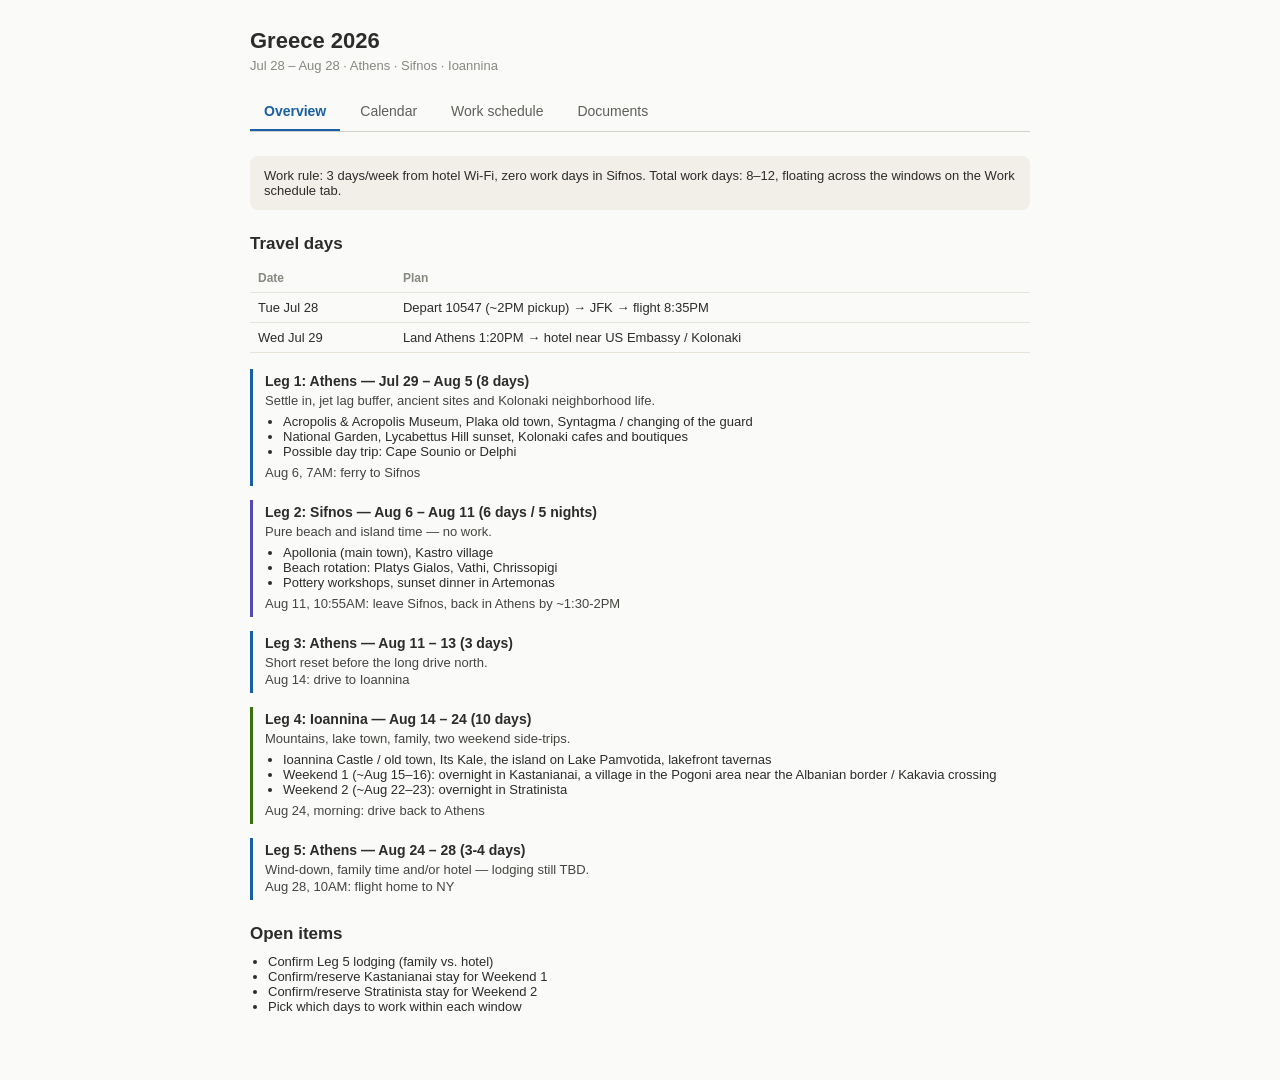
<file: greeceV1.html>
<!DOCTYPE html>
<html lang="en">
<head>
<meta charset="UTF-8">
<title>Greece Trip 2026</title>
<style>
  * { box-sizing: border-box; }
  body { font-family: -apple-system, Segoe UI, Roboto, sans-serif; background: #FAFAF8; color: #2C2C2A; margin: 0; }
  .wrap { max-width: 820px; margin: 0 auto; padding: 28px 20px 60px; }
  h1 { font-size: 22px; font-weight: 600; margin: 0 0 4px; }
  .sub { font-size: 13px; color: #888780; margin: 0 0 20px; }
  nav { display: flex; gap: 6px; border-bottom: 1px solid #D3D1C7; margin-bottom: 24px; flex-wrap: wrap; }
  nav button { background: none; border: none; font-size: 14px; padding: 10px 14px; cursor: pointer; color: #5F5E5A; border-bottom: 2px solid transparent; }
  nav button.active { color: #185FA5; border-bottom-color: #185FA5; font-weight: 600; }
  section { display: none; }
  section.active { display: block; }
  h2 { font-size: 17px; font-weight: 600; margin: 24px 0 10px; }
  h2:first-child { margin-top: 0; }
  table { width: 100%; border-collapse: collapse; font-size: 13px; margin-bottom: 16px; }
  th, td { text-align: left; padding: 7px 8px; border-bottom: 1px solid #E5E3DA; vertical-align: top; }
  th { color: #888780; font-weight: 600; font-size: 12px; }
  .callout { background: #F1EFE8; border-radius: 8px; padding: 12px 14px; font-size: 13px; margin-bottom: 16px; }
  .leg { border-left: 3px solid #185FA5; padding: 4px 0 4px 12px; margin-bottom: 14px; }
  .leg.sifnos { border-color: #534AB7; }
  .leg.ioannina { border-color: #3B6D11; }
  .leg h3 { font-size: 14px; font-weight: 600; margin: 0 0 4px; }
  .leg p { font-size: 13px; margin: 2px 0; color: #444441; }
  ul { font-size: 13px; padding-left: 18px; margin: 6px 0; }
  .grid { display: grid; grid-template-columns: repeat(7, minmax(0,1fr)); gap: 5px; }
  .dow { font-size: 12px; color: #888780; text-align: center; padding-bottom: 4px; }
  .cell { border-radius: 8px; min-height: 64px; padding: 6px 7px; position: relative; border: 0.5px solid #D3D1C7; }
  .num { font-size: 13px; font-weight: 600; }
  .lbl { font-size: 10px; line-height: 1.3; margin-top: 3px; }
  .badge { position: absolute; top: 6px; right: 6px; width: 15px; height: 15px; border-radius: 50%; border: 0.5px solid #888780; font-size: 9px; font-weight: 600; display: flex; align-items: center; justify-content: center; background: #fff; }
  .athens { background: #E6F1FB; } .athens .num, .athens .lbl { color: #0C447C; }
  .sifnos-cell { background: #EEEDFE; } .sifnos-cell .num, .sifnos-cell .lbl { color: #3C3489; }
  .ioannina-cell { background: #EAF3DE; } .ioannina-cell .num, .ioannina-cell .lbl { color: #27500A; }
  .travel { background: #F1EFE8; } .travel .num, .travel .lbl { color: #5F5E5A; }
  .weekend { border: 1.5px dashed #BA7517; }
  .legend { display: flex; flex-wrap: wrap; gap: 14px; margin-top: 16px; font-size: 12px; color: #5F5E5A; }
  .swatch { width: 12px; height: 12px; border-radius: 3px; display: inline-block; vertical-align: -2px; margin-right: 6px; }
  .doc-card { border: 0.5px solid #D3D1C7; border-radius: 10px; padding: 14px 16px; margin-bottom: 12px; }
  .doc-card h3 { font-size: 14px; margin: 0 0 4px; }
  .doc-card .meta { font-size: 12px; color: #888780; margin-bottom: 8px; }
  .empty { font-size: 13px; color: #888780; font-style: italic; }
</style>
</head>
<body>
<div class="wrap">
  <h1>Greece 2026</h1>
  <p class="sub">Jul 28 – Aug 28 &middot; Athens &middot; Sifnos &middot; Ioannina</p>
  <nav>
    <button class="active" data-tab="overview">Overview</button>
    <button data-tab="calendar">Calendar</button>
    <button data-tab="work">Work schedule</button>
    <button data-tab="documents">Documents</button>
  </nav>

  <section id="overview" class="active">
    <div class="callout">Work rule: 3 days/week from hotel Wi-Fi, zero work days in Sifnos. Total work days: 8–12, floating across the windows on the Work schedule tab.</div>

    <h2>Travel days</h2>
    <table>
      <tr><th>Date</th><th>Plan</th></tr>
      <tr><td>Tue Jul 28</td><td>Depart 10547 (~2PM pickup) &rarr; JFK &rarr; flight 8:35PM</td></tr>
      <tr><td>Wed Jul 29</td><td>Land Athens 1:20PM &rarr; hotel near US Embassy / Kolonaki</td></tr>
    </table>

    <div class="leg">
      <h3>Leg 1: Athens — Jul 29 – Aug 5 (8 days)</h3>
      <p>Settle in, jet lag buffer, ancient sites and Kolonaki neighborhood life.</p>
      <ul>
        <li>Acropolis &amp; Acropolis Museum, Plaka old town, Syntagma / changing of the guard</li>
        <li>National Garden, Lycabettus Hill sunset, Kolonaki cafes and boutiques</li>
        <li>Possible day trip: Cape Sounio or Delphi</li>
      </ul>
      <p>Aug 6, 7AM: ferry to Sifnos</p>
    </div>

    <div class="leg sifnos">
      <h3>Leg 2: Sifnos — Aug 6 – Aug 11 (6 days / 5 nights)</h3>
      <p>Pure beach and island time — no work.</p>
      <ul>
        <li>Apollonia (main town), Kastro village</li>
        <li>Beach rotation: Platys Gialos, Vathi, Chrissopigi</li>
        <li>Pottery workshops, sunset dinner in Artemonas</li>
      </ul>
      <p>Aug 11, 10:55AM: leave Sifnos, back in Athens by ~1:30-2PM</p>
    </div>

    <div class="leg">
      <h3>Leg 3: Athens — Aug 11 – 13 (3 days)</h3>
      <p>Short reset before the long drive north.</p>
      <p>Aug 14: drive to Ioannina</p>
    </div>

    <div class="leg ioannina">
      <h3>Leg 4: Ioannina — Aug 14 – 24 (10 days)</h3>
      <p>Mountains, lake town, family, two weekend side-trips.</p>
      <ul>
        <li>Ioannina Castle / old town, Its Kale, the island on Lake Pamvotida, lakefront tavernas</li>
        <li>Weekend 1 (~Aug 15–16): overnight in Kastanianai, a village in the Pogoni area near the Albanian border / Kakavia crossing</li>
        <li>Weekend 2 (~Aug 22–23): overnight in Stratinista</li>
      </ul>
      <p>Aug 24, morning: drive back to Athens</p>
    </div>

    <div class="leg">
      <h3>Leg 5: Athens — Aug 24 – 28 (3-4 days)</h3>
      <p>Wind-down, family time and/or hotel — lodging still TBD.</p>
      <p>Aug 28, 10AM: flight home to NY</p>
    </div>

    <h2>Open items</h2>
    <ul>
      <li>Confirm Leg 5 lodging (family vs. hotel)</li>
      <li>Confirm/reserve Kastanianai stay for Weekend 1</li>
      <li>Confirm/reserve Stratinista stay for Weekend 2</li>
      <li>Pick which days to work within each window</li>
    </ul>
  </section>

  <section id="calendar">
    <div class="grid" id="cal-grid"></div>
    <div class="legend">
      <span><span class="swatch" style="background:#E6F1FB"></span>Athens</span>
      <span><span class="swatch" style="background:#EEEDFE"></span>Sifnos</span>
      <span><span class="swatch" style="background:#EAF3DE"></span>Ioannina</span>
      <span><span class="swatch" style="background:#F1EFE8"></span>Travel day</span>
      <span><span class="swatch" style="background:#EAF3DE;border:1.5px dashed #BA7517"></span>Weekend trip</span>
      <span><span class="badge" style="position:static;display:inline-flex;margin-right:6px">W</span>Work eligible</span>
    </div>
  </section>

  <section id="work">
    <div class="callout">Greece is EEST (UTC+3), 7 hours ahead of New York (EDT) all through the trip.</div>
    <table>
      <tr><th>Window</th><th>Dates</th><th>Location</th><th>Target</th><th>Notes</th></tr>
      <tr><td>1</td><td>Jul 30 – Aug 5</td><td>Athens</td><td>4–5 days</td><td>first Athens stretch; skip Jul 29 (arrival/jet lag)</td></tr>
      <tr><td>—</td><td>Aug 6 – 11</td><td>Sifnos</td><td>0 days</td><td>fully offline / no dedicated focused work</td></tr>
      <tr><td>2</td><td>Aug 12 – 13</td><td>Athens</td><td>0–1 day</td><td>short reset before driving to Ioannina</td></tr>
      <tr><td>3</td><td>Aug 17 – 21</td><td>Ioannina</td><td>3–4 days</td><td>weekdays only — weekends held for Kastanianai (15–16) and Stratinista (22–23); leaves at least 1 free weekday even at the high end</td></tr>
      <tr><td>4</td><td>Aug 25 – 27</td><td>Athens</td><td>1–2 days</td><td>after the drive back, before flying home Aug 28; leaves room for a full free day before departure</td></tr>
    </table>
    <p class="empty">Total: 8–12 work days, floating within these windows.</p>
  </section>

  <section id="documents">
    <div class="doc-card">
      <h3>Out of office email</h3>
      <div class="meta">Sent to work team ahead of the trip</div>
      <p style="font-size:13px; white-space:pre-line;">Hi team,

I'll be traveling from July 28 through August 28. I'll be working periodically throughout the trip, aiming for roughly 8-12 dedicated work days total during that window.

One exception: August 6-11, pure island beach time, so no dedicated focused work during that stretch.

I'll do my best to stay responsive and will prioritize anything urgent. I also plan to get some extra weekend work in before and after the trip.

I really appreciate the flexibility here. I've typically taken only 8-10 days off per year on average over the past 22 years, and although this much time may be commensurate with my tenure, doing it all in one shot like this is a bit of a stretch, so thank you.

Thanks,
[Your name]</p>
    </div>
    <p class="empty">More documents will be added here as they're created.</p>
  </section>
</div>

<script>
document.querySelectorAll('nav button').forEach(btn => {
  btn.addEventListener('click', () => {
    document.querySelectorAll('nav button').forEach(b => b.classList.remove('active'));
    document.querySelectorAll('section').forEach(s => s.classList.remove('active'));
    btn.classList.add('active');
    document.getElementById(btn.dataset.tab).classList.add('active');
  });
});

const events = {
  '2026-07-28': {leg:'travel', label:'Depart NY'},
  '2026-07-29': {leg:'travel', label:'Arrive Athens'},
  '2026-07-30': {leg:'athens', work:true},
  '2026-07-31': {leg:'athens', work:true},
  '2026-08-01': {leg:'athens', work:true},
  '2026-08-02': {leg:'athens', work:true},
  '2026-08-03': {leg:'athens', work:true},
  '2026-08-04': {leg:'athens', work:true},
  '2026-08-05': {leg:'athens', work:true},
  '2026-08-06': {leg:'sifnos-cell', label:'7am ferry'},
  '2026-08-07': {leg:'sifnos-cell'},
  '2026-08-08': {leg:'sifnos-cell'},
  '2026-08-09': {leg:'sifnos-cell'},
  '2026-08-10': {leg:'sifnos-cell'},
  '2026-08-11': {leg:'travel', label:'Leave 10:55am'},
  '2026-08-12': {leg:'athens', work:true},
  '2026-08-13': {leg:'athens', work:true},
  '2026-08-14': {leg:'travel', label:'Drive to Ioannina'},
  '2026-08-15': {leg:'ioannina-cell', weekend:true, label:'Kastanianai'},
  '2026-08-16': {leg:'ioannina-cell', weekend:true, label:'Kastanianai'},
  '2026-08-17': {leg:'ioannina-cell', work:true},
  '2026-08-18': {leg:'ioannina-cell', work:true},
  '2026-08-19': {leg:'ioannina-cell', work:true},
  '2026-08-20': {leg:'ioannina-cell', work:true},
  '2026-08-21': {leg:'ioannina-cell', work:true},
  '2026-08-22': {leg:'ioannina-cell', weekend:true, label:'Stratinista'},
  '2026-08-23': {leg:'ioannina-cell', weekend:true, label:'Stratinista'},
  '2026-08-24': {leg:'travel', label:'Drive to Athens'},
  '2026-08-25': {leg:'athens', work:true},
  '2026-08-26': {leg:'athens', work:true},
  '2026-08-27': {leg:'athens'},
  '2026-08-28': {leg:'travel', label:'Flight home'}
};
const extra = [[2026,6,28],[2026,6,29],[2026,6,30],[2026,6,31]];
const grid = document.getElementById('cal-grid');
['Su','Mo','Tu','We','Th','Fr','Sa'].forEach(d => {
  const dh = document.createElement('div');
  dh.className = 'dow'; dh.textContent = d;
  grid.appendChild(dh);
});
const startCol = new Date(2026,7,1).getDay();
const lead = startCol - extra.length;
for (let i = 0; i < lead; i++) grid.appendChild(document.createElement('div'));
function makeCell(y,m,d) {
  const key = `${y}-${String(m+1).padStart(2,'0')}-${String(d).padStart(2,'0')}`;
  const ev = events[key];
  const cell = document.createElement('div');
  cell.className = 'cell' + (ev ? ' ' + ev.leg : '') + (ev && ev.weekend ? ' weekend' : '');
  const num = document.createElement('div');
  num.className = 'num'; num.textContent = d;
  cell.appendChild(num);
  if (ev && ev.label) {
    const lbl = document.createElement('div');
    lbl.className = 'lbl'; lbl.textContent = ev.label;
    cell.appendChild(lbl);
  }
  if (ev && ev.work) {
    const badge = document.createElement('div');
    badge.className = 'badge'; badge.textContent = 'W';
    cell.appendChild(badge);
  }
  return cell;
}
extra.forEach(([y,m,d]) => grid.appendChild(makeCell(y,m,d)));
for (let d = 1; d <= 31; d++) grid.appendChild(makeCell(2026,7,d));
</script>
</body>
</html>
</file>
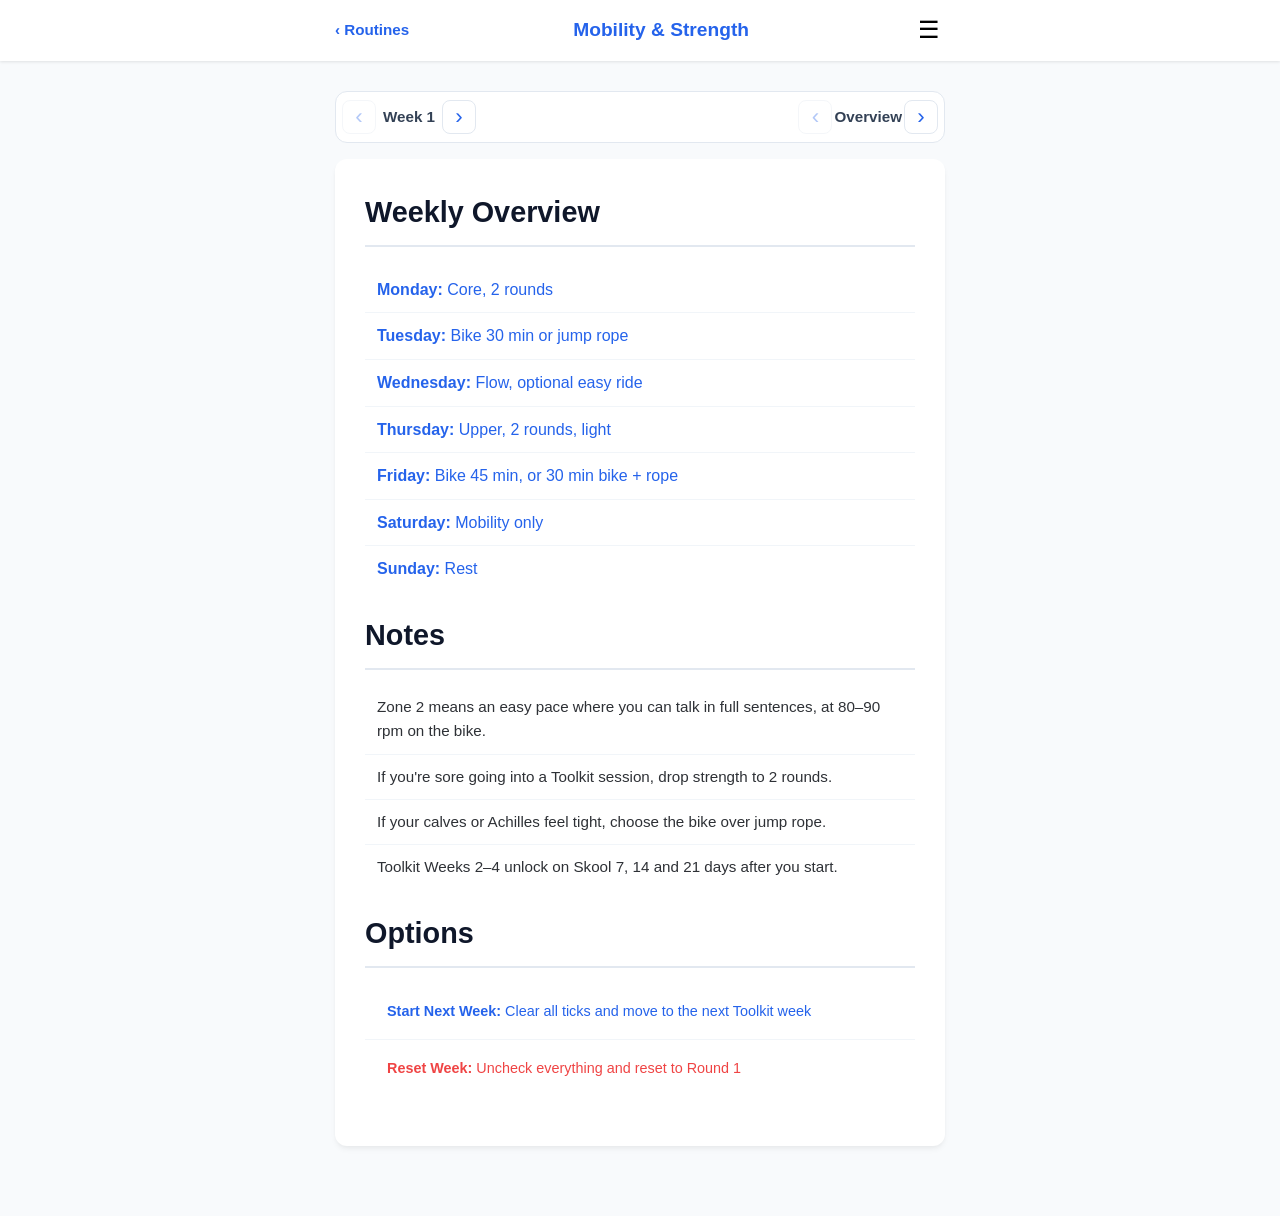
<file: toolkit-week.html>
<!DOCTYPE html>
<html lang="en">

<head>
    <meta charset="UTF-8">
    <meta name="viewport" content="width=device-width, initial-scale=1.0">
    <title>Mobility &amp; Strength</title>
    <link rel="stylesheet" href="styles.css">
</head>

<body data-storage-prefix="toolkit-cb-">
    <!-- Generated content: 28-Day Plan (Mobility Toolkit + Strength + Cardio). One .week-variant per day per week. -->

    <header>
        <div class="header-top">
            <a class="back-link" href="index.html" aria-label="All routines">&lsaquo; Routines</a>
            <div class="header-title">Mobility &amp; Strength</div>
            <button class="menu-toggle" onclick="toggleMenu()" aria-label="Toggle Menu">☰</button>
        </div>
        <nav class="nav-container" id="navModal">
            <div class="nav-modal-content">
                <button class="close-btn" onclick="toggleMenu()">✕</button>
                <button class="nav-btn active" onclick="setDay('overview')">Days & Options</button>
                <button class="nav-btn" onclick="setDay('monday')">Mon</button>
                <button class="nav-btn" onclick="setDay('tuesday')">Tue</button>
                <button class="nav-btn" onclick="setDay('wednesday')">Wed</button>
                <button class="nav-btn" onclick="setDay('thursday')">Thu</button>
                <button class="nav-btn" onclick="setDay('friday')">Fri</button>
                <button class="nav-btn" onclick="setDay('saturday')">Sat</button>
                <button class="nav-btn" onclick="setDay('sunday')">Sun</button>
                <a class="nav-btn nav-link" href="index.html">All Routines</a>
            </div>
        </nav>

        <!-- Info Modal -->
        <div class="nav-container" id="infoModal" onclick="closeInfoModal()">
            <div class="nav-modal-content" onclick="event.stopPropagation()">
                <button class="close-btn" onclick="closeInfoModal()">✕</button>
                <h3 id="infoModalTitle"
                    style="color: var(--primary-color); border-bottom: 1px solid var(--border-color); padding-bottom: 10px; margin-bottom: 5px;">
                    Exercise</h3>
                <p id="infoModalDesc" style="color: var(--text-muted); font-size: 0.95rem;">Description</p>
                <button id="infoModalVideoBtn" onclick="openVideoModal()"
                    style="display: none; margin-top: 15px; background: #ef4444; color: white; border: none; padding: 8px 12px; border-radius: 6px; cursor: pointer; font-weight: bold; align-self: flex-start; align-items: center; gap: 5px;">
                    ▶ Watch Video
                </button>
            </div>
        </div>

        <!-- Fullscreen Video Modal -->
        <div class="nav-container" id="videoModal" onclick="closeVideoModal()">
            <div class="nav-modal-content"
                style="width: 95%; max-width: 800px; height: 60vh; padding: 10px; background: #000;"
                onclick="event.stopPropagation()">
                <button class="close-btn"
                    style="position: absolute; top: -35px; right: 0; color: white; font-size: 1.5rem;"
                    onclick="closeVideoModal()">✕</button>
                <iframe id="videoIframe" width="100%" height="100%" src="" frameborder="0"
                    allow="accelerometer; autoplay; clipboard-write; encrypted-media; gyroscope; picture-in-picture"
                    allowfullscreen style="border-radius: 8px; background: #000;"></iframe>
            </div>
        </div>

        <!-- Confirm Modal -->
        <div class="nav-container" id="confirmModal" onclick="closeConfirmModal()">
            <div class="nav-modal-content" style="text-align: center;" onclick="event.stopPropagation()">
                <h3 id="confirmModalTitle" style="margin-bottom: 10px; color: var(--text-color);">Confirm Reset</h3>
                <p id="confirmModalMsg" style="margin-bottom: 20px; color: var(--text-muted); font-size: 0.95rem;">Are you sure you want to reset your progress?</p>
                <div style="display: flex; gap: 10px; justify-content: center;">
                    <button class="nav-btn" onclick="closeConfirmModal()" style="flex: 1;">Cancel</button>
                    <button class="nav-btn" id="confirmActionBtn" style="flex: 1; background-color: #ef4444; color: white; border-color: #ef4444;">Reset</button>
                </div>
            </div>
        </div>
    </header>

    <main class="container">

        <div class="week-bar">
            <div class="stepper" role="group" aria-label="Toolkit week">
                <button type="button" class="step-btn" id="weekPrev" aria-label="Previous week">&lsaquo;</button>
                <span class="step-label" id="weekLabel">Week 1</span>
                <button type="button" class="step-btn" id="weekNext" aria-label="Next week">&rsaquo;</button>
            </div>
            <div class="stepper" role="group" aria-label="Day">
                <button type="button" class="step-btn" id="dayPrev" aria-label="Previous day">&lsaquo;</button>
                <span class="step-label" id="dayLabel">Overview</span>
                <button type="button" class="step-btn" id="dayNext" aria-label="Next day">&rsaquo;</button>
            </div>
        </div>

        <!-- MONDAY -->
        <div id="monday" class="workout-day">
            <div class="week-variant" data-week="1">
            <h1>Monday — Core</h1>
            <a class="toolkit-link" href="https://www.skool.com/movesmethod/classroom/828d6756?md=19819df8dae9425fa30a3718a5d5a91b" target="_blank" rel="noopener">&#9654; Mobility Toolkit: Week 1, Day 1, Shoulders, Spine, Hamstrings, Hips, Wrists</a>
            <ul>
                <li><label class="exercise-label"><input type="checkbox" data-key="monday-w1-toolkit-session"><span class="exercise-name">Toolkit session</span><span
                            class="exercise-reps">Day 1</span></label><button class="info-icon" data-name="Toolkit session"
                        data-desc="Follow the Week 1, Day 1 lesson on Skool: Shoulders, Spine, Hamstrings, Hips, Wrists."
                        onclick="openInfoModal(event, this)">i</button></li>
            </ul>
            <div class="equipment"><strong>Equipment:</strong> Kettlebell or dumbbell</div>
            <h2>Core Circuit <span class="rounds">2 Rounds</span></h2>
            <div class="note"><strong>Rest:</strong> 30–45 sec between exercises, 2 min between rounds.</div>
            <ul>
                <li><label class="exercise-label"><input type="checkbox" data-key="monday-w1-dead-bug"><span class="exercise-name">Dead bug</span><span
                            class="exercise-reps">8 each side, slow</span></label><button class="info-icon" data-name="Dead bug"
                        data-desc="Lie on your back, arms up and knees over hips. Slowly lower the opposite arm and leg while keeping your lower back pressed into the floor."
                        data-video="https://www.youtube.com/results?search_query=dead+bug+exercise+form"
                        onclick="openInfoModal(event, this)">i</button></li>
                <li><label class="exercise-label"><input type="checkbox" data-key="monday-w1-side-plank"><span class="exercise-name">Side plank</span><span
                            class="exercise-reps">20–30 sec each side</span></label><button class="info-icon" data-name="Side plank"
                        data-desc="Support yourself on one forearm and the side of your feet, keeping a straight line from head to heels."
                        data-video="https://www.youtube.com/results?search_query=side+plank+form"
                        onclick="openInfoModal(event, this)">i</button></li>
                <li><label class="exercise-label"><input type="checkbox" data-key="monday-w1-bird-dog"><span class="exercise-name">Bird dog</span><span
                            class="exercise-reps">8 each side, 2-sec hold</span></label><button class="info-icon" data-name="Bird dog"
                        data-desc="On hands and knees, extend the opposite arm and leg, hold for 2 seconds without rotating your hips, then return."
                        data-video="https://www.youtube.com/results?search_query=bird+dog+exercise+form"
                        onclick="openInfoModal(event, this)">i</button></li>
                <li><label class="exercise-label"><input type="checkbox" data-key="monday-w1-kettlebell-or-dumbbell-halo"><span class="exercise-name">Kettlebell or dumbbell halo</span><span
                            class="exercise-reps">6 each direction</span></label><button class="info-icon" data-name="Kettlebell or dumbbell halo"
                        data-desc="Hold the weight at chest height and circle it slowly around your head, keeping your core braced and ribs down."
                        data-video="https://www.youtube.com/results?search_query=kettlebell+halo+form"
                        onclick="openInfoModal(event, this)">i</button></li>
                <li><label class="exercise-label"><input type="checkbox" data-key="monday-w1-suitcase-carry"><span class="exercise-name">Suitcase carry</span><span
                            class="exercise-reps">20 steps each hand</span></label><button class="info-icon" data-name="Suitcase carry"
                        data-desc="Carry a weight in one hand at your side and walk tall without leaning toward the weight."
                        data-video="https://www.youtube.com/results?search_query=suitcase+carry+kettlebell+form"
                        onclick="openInfoModal(event, this)">i</button></li>
                <li><label class="exercise-label"><input type="checkbox" data-key="monday-w1-glute-bridge"><span class="exercise-name">Glute bridge</span><span
                            class="exercise-reps">12 reps, bodyweight</span></label><button class="info-icon" data-name="Glute bridge"
                        data-desc="Lie on your back with knees bent, squeeze your glutes, and lift your hips off the floor."
                        data-video="https://www.youtube.com/results?search_query=glute+bridge+form"
                        onclick="openInfoModal(event, this)">i</button></li>
            </ul>
            </div>
            <div class="week-variant" data-week="2">
            <h1>Monday — Core</h1>
            <a class="toolkit-link" href="https://www.skool.com/movesmethod/classroom/828d6756?md=6fae5cbe4cf1497fbe85998fef681c43" target="_blank" rel="noopener">&#9654; Mobility Toolkit: Week 2, Day 1, Shoulders, Spine, Hamstrings, Hips, Wrists</a>
            <ul>
                <li><label class="exercise-label"><input type="checkbox" data-key="monday-w2-toolkit-session"><span class="exercise-name">Toolkit session</span><span
                            class="exercise-reps">Day 1</span></label><button class="info-icon" data-name="Toolkit session"
                        data-desc="Follow the Week 2, Day 1 lesson on Skool: Shoulders, Spine, Hamstrings, Hips, Wrists."
                        onclick="openInfoModal(event, this)">i</button></li>
            </ul>
            <div class="equipment"><strong>Equipment:</strong> Kettlebell or dumbbell</div>
            <h2>Core Circuit <span class="rounds">2 Rounds</span></h2>
            <div class="note"><strong>Rest:</strong> 30–45 sec between exercises, 2 min between rounds.</div>
            <ul>
                <li><label class="exercise-label"><input type="checkbox" data-key="monday-w2-dead-bug"><span class="exercise-name">Dead bug</span><span
                            class="exercise-reps">8 each side, slow</span></label><button class="info-icon" data-name="Dead bug"
                        data-desc="Lie on your back, arms up and knees over hips. Slowly lower the opposite arm and leg while keeping your lower back pressed into the floor."
                        data-video="https://www.youtube.com/results?search_query=dead+bug+exercise+form"
                        onclick="openInfoModal(event, this)">i</button></li>
                <li><label class="exercise-label"><input type="checkbox" data-key="monday-w2-side-plank"><span class="exercise-name">Side plank</span><span
                            class="exercise-reps">20–30 sec each side</span></label><button class="info-icon" data-name="Side plank"
                        data-desc="Support yourself on one forearm and the side of your feet, keeping a straight line from head to heels."
                        data-video="https://www.youtube.com/results?search_query=side+plank+form"
                        onclick="openInfoModal(event, this)">i</button></li>
                <li><label class="exercise-label"><input type="checkbox" data-key="monday-w2-bird-dog"><span class="exercise-name">Bird dog</span><span
                            class="exercise-reps">8 each side, 2-sec hold</span></label><button class="info-icon" data-name="Bird dog"
                        data-desc="On hands and knees, extend the opposite arm and leg, hold for 2 seconds without rotating your hips, then return."
                        data-video="https://www.youtube.com/results?search_query=bird+dog+exercise+form"
                        onclick="openInfoModal(event, this)">i</button></li>
                <li><label class="exercise-label"><input type="checkbox" data-key="monday-w2-kettlebell-or-dumbbell-halo"><span class="exercise-name">Kettlebell or dumbbell halo</span><span
                            class="exercise-reps">6 each direction</span></label><button class="info-icon" data-name="Kettlebell or dumbbell halo"
                        data-desc="Hold the weight at chest height and circle it slowly around your head, keeping your core braced and ribs down."
                        data-video="https://www.youtube.com/results?search_query=kettlebell+halo+form"
                        onclick="openInfoModal(event, this)">i</button></li>
                <li><label class="exercise-label"><input type="checkbox" data-key="monday-w2-suitcase-carry"><span class="exercise-name">Suitcase carry</span><span
                            class="exercise-reps">20 steps each hand</span></label><button class="info-icon" data-name="Suitcase carry"
                        data-desc="Carry a weight in one hand at your side and walk tall without leaning toward the weight."
                        data-video="https://www.youtube.com/results?search_query=suitcase+carry+kettlebell+form"
                        onclick="openInfoModal(event, this)">i</button></li>
                <li><label class="exercise-label"><input type="checkbox" data-key="monday-w2-glute-bridge"><span class="exercise-name">Glute bridge</span><span
                            class="exercise-reps">12 reps, bodyweight</span></label><button class="info-icon" data-name="Glute bridge"
                        data-desc="Lie on your back with knees bent, squeeze your glutes, and lift your hips off the floor."
                        data-video="https://www.youtube.com/results?search_query=glute+bridge+form"
                        onclick="openInfoModal(event, this)">i</button></li>
            </ul>
            </div>
            <div class="week-variant" data-week="3">
            <h1>Monday — Core</h1>
            <a class="toolkit-link" href="https://www.skool.com/movesmethod/classroom/828d6756?md=67e3ecac984349c6a3ca2205d4644f2b" target="_blank" rel="noopener">&#9654; Mobility Toolkit: Week 3, Day 1, Shoulders, Spine, Hamstrings, Hips, Wrists</a>
            <ul>
                <li><label class="exercise-label"><input type="checkbox" data-key="monday-w3-toolkit-session"><span class="exercise-name">Toolkit session</span><span
                            class="exercise-reps">Day 1</span></label><button class="info-icon" data-name="Toolkit session"
                        data-desc="Follow the Week 3, Day 1 lesson on Skool: Shoulders, Spine, Hamstrings, Hips, Wrists."
                        onclick="openInfoModal(event, this)">i</button></li>
            </ul>
            <div class="equipment"><strong>Equipment:</strong> Kettlebell or dumbbell</div>
            <div class="note"><strong>Sore from the Toolkit?</strong> Drop strength to 2 rounds.</div>
            <h2>Core Circuit <span class="rounds">3 Rounds</span></h2>
            <div class="note"><strong>Rest:</strong> 30–45 sec between exercises, 2 min between rounds.</div>
            <ul>
                <li><label class="exercise-label"><input type="checkbox" data-key="monday-w3-dead-bug"><span class="exercise-name">Dead bug</span><span
                            class="exercise-reps">8 each side, slow</span></label><button class="info-icon" data-name="Dead bug"
                        data-desc="Lie on your back, arms up and knees over hips. Slowly lower the opposite arm and leg while keeping your lower back pressed into the floor."
                        data-video="https://www.youtube.com/results?search_query=dead+bug+exercise+form"
                        onclick="openInfoModal(event, this)">i</button></li>
                <li><label class="exercise-label"><input type="checkbox" data-key="monday-w3-side-plank"><span class="exercise-name">Side plank</span><span
                            class="exercise-reps">20–30 sec each side</span></label><button class="info-icon" data-name="Side plank"
                        data-desc="Support yourself on one forearm and the side of your feet, keeping a straight line from head to heels."
                        data-video="https://www.youtube.com/results?search_query=side+plank+form"
                        onclick="openInfoModal(event, this)">i</button></li>
                <li><label class="exercise-label"><input type="checkbox" data-key="monday-w3-bird-dog"><span class="exercise-name">Bird dog</span><span
                            class="exercise-reps">8 each side, 2-sec hold</span></label><button class="info-icon" data-name="Bird dog"
                        data-desc="On hands and knees, extend the opposite arm and leg, hold for 2 seconds without rotating your hips, then return."
                        data-video="https://www.youtube.com/results?search_query=bird+dog+exercise+form"
                        onclick="openInfoModal(event, this)">i</button></li>
                <li><label class="exercise-label"><input type="checkbox" data-key="monday-w3-kettlebell-or-dumbbell-halo"><span class="exercise-name">Kettlebell or dumbbell halo</span><span
                            class="exercise-reps">6 each direction</span></label><button class="info-icon" data-name="Kettlebell or dumbbell halo"
                        data-desc="Hold the weight at chest height and circle it slowly around your head, keeping your core braced and ribs down."
                        data-video="https://www.youtube.com/results?search_query=kettlebell+halo+form"
                        onclick="openInfoModal(event, this)">i</button></li>
                <li><label class="exercise-label"><input type="checkbox" data-key="monday-w3-suitcase-carry"><span class="exercise-name">Suitcase carry</span><span
                            class="exercise-reps">20 steps each hand</span></label><button class="info-icon" data-name="Suitcase carry"
                        data-desc="Carry a weight in one hand at your side and walk tall without leaning toward the weight."
                        data-video="https://www.youtube.com/results?search_query=suitcase+carry+kettlebell+form"
                        onclick="openInfoModal(event, this)">i</button></li>
                <li><label class="exercise-label"><input type="checkbox" data-key="monday-w3-glute-bridge"><span class="exercise-name">Glute bridge</span><span
                            class="exercise-reps">12 reps, bodyweight</span></label><button class="info-icon" data-name="Glute bridge"
                        data-desc="Lie on your back with knees bent, squeeze your glutes, and lift your hips off the floor."
                        data-video="https://www.youtube.com/results?search_query=glute+bridge+form"
                        onclick="openInfoModal(event, this)">i</button></li>
            </ul>
            <h2>Optional Lower Add-on</h2>
            <div class="note">Only if your legs feel recovered.</div>
            <ul>
                <li><label class="exercise-label"><input type="checkbox" data-key="monday-w3-goblet-squat"><span class="exercise-name">Goblet squat</span><span
                            class="exercise-reps">2×8</span></label><button class="info-icon" data-name="Goblet squat"
                        data-desc="Hold a dumbbell or kettlebell at your chest and squat down between your knees, chest up, then stand."
                        data-video="https://www.youtube.com/results?search_query=goblet+squat+form+tutorial"
                        onclick="openInfoModal(event, this)">i</button></li>
            </ul>
            </div>
            <div class="week-variant" data-week="4">
            <h1>Monday — Core</h1>
            <a class="toolkit-link" href="https://www.skool.com/movesmethod/classroom/828d6756?md=458e9755d4304826bd0815a412377c34" target="_blank" rel="noopener">&#9654; Mobility Toolkit: Week 4, Day 1, Shoulders, Spine, Hamstrings, Hips, Wrists</a>
            <ul>
                <li><label class="exercise-label"><input type="checkbox" data-key="monday-w4-toolkit-session"><span class="exercise-name">Toolkit session</span><span
                            class="exercise-reps">Day 1</span></label><button class="info-icon" data-name="Toolkit session"
                        data-desc="Follow the Week 4, Day 1 lesson on Skool: Shoulders, Spine, Hamstrings, Hips, Wrists."
                        onclick="openInfoModal(event, this)">i</button></li>
            </ul>
            <div class="equipment"><strong>Equipment:</strong> Kettlebell or dumbbell</div>
            <div class="note"><strong>Sore from the Toolkit?</strong> Drop strength to 2 rounds.</div>
            <h2>Core Circuit <span class="rounds">3 Rounds</span></h2>
            <div class="note"><strong>Rest:</strong> 30–45 sec between exercises, 2 min between rounds.</div>
            <ul>
                <li><label class="exercise-label"><input type="checkbox" data-key="monday-w4-dead-bug"><span class="exercise-name">Dead bug</span><span
                            class="exercise-reps">8 each side, slow</span></label><button class="info-icon" data-name="Dead bug"
                        data-desc="Lie on your back, arms up and knees over hips. Slowly lower the opposite arm and leg while keeping your lower back pressed into the floor."
                        data-video="https://www.youtube.com/results?search_query=dead+bug+exercise+form"
                        onclick="openInfoModal(event, this)">i</button></li>
                <li><label class="exercise-label"><input type="checkbox" data-key="monday-w4-side-plank"><span class="exercise-name">Side plank</span><span
                            class="exercise-reps">30–40 sec each side</span></label><button class="info-icon" data-name="Side plank"
                        data-desc="Support yourself on one forearm and the side of your feet, keeping a straight line from head to heels."
                        data-video="https://www.youtube.com/results?search_query=side+plank+form"
                        onclick="openInfoModal(event, this)">i</button></li>
                <li><label class="exercise-label"><input type="checkbox" data-key="monday-w4-bird-dog"><span class="exercise-name">Bird dog</span><span
                            class="exercise-reps">8 each side, 2-sec hold</span></label><button class="info-icon" data-name="Bird dog"
                        data-desc="On hands and knees, extend the opposite arm and leg, hold for 2 seconds without rotating your hips, then return."
                        data-video="https://www.youtube.com/results?search_query=bird+dog+exercise+form"
                        onclick="openInfoModal(event, this)">i</button></li>
                <li><label class="exercise-label"><input type="checkbox" data-key="monday-w4-kettlebell-or-dumbbell-halo"><span class="exercise-name">Kettlebell or dumbbell halo</span><span
                            class="exercise-reps">6 each direction</span></label><button class="info-icon" data-name="Kettlebell or dumbbell halo"
                        data-desc="Hold the weight at chest height and circle it slowly around your head, keeping your core braced and ribs down."
                        data-video="https://www.youtube.com/results?search_query=kettlebell+halo+form"
                        onclick="openInfoModal(event, this)">i</button></li>
                <li><label class="exercise-label"><input type="checkbox" data-key="monday-w4-suitcase-carry"><span class="exercise-name">Suitcase carry</span><span
                            class="exercise-reps">20 steps each hand</span></label><button class="info-icon" data-name="Suitcase carry"
                        data-desc="Carry a weight in one hand at your side and walk tall without leaning toward the weight."
                        data-video="https://www.youtube.com/results?search_query=suitcase+carry+kettlebell+form"
                        onclick="openInfoModal(event, this)">i</button></li>
                <li><label class="exercise-label"><input type="checkbox" data-key="monday-w4-glute-bridge"><span class="exercise-name">Glute bridge</span><span
                            class="exercise-reps">12 reps, bodyweight</span></label><button class="info-icon" data-name="Glute bridge"
                        data-desc="Lie on your back with knees bent, squeeze your glutes, and lift your hips off the floor."
                        data-video="https://www.youtube.com/results?search_query=glute+bridge+form"
                        onclick="openInfoModal(event, this)">i</button></li>
            </ul>
            <h2>Optional Lower Add-on</h2>
            <div class="note">Only if you're no longer sore from the Toolkit.</div>
            <ul>
                <li><label class="exercise-label"><input type="checkbox" data-key="monday-w4-goblet-squat"><span class="exercise-name">Goblet squat</span><span
                            class="exercise-reps">2×8</span></label><button class="info-icon" data-name="Goblet squat"
                        data-desc="Hold a dumbbell or kettlebell at your chest and squat down between your knees, chest up, then stand."
                        data-video="https://www.youtube.com/results?search_query=goblet+squat+form+tutorial"
                        onclick="openInfoModal(event, this)">i</button></li>
                <li><label class="exercise-label"><input type="checkbox" data-key="monday-w4-dumbbell-romanian-deadlift"><span class="exercise-name">Dumbbell Romanian deadlift</span><span
                            class="exercise-reps">2×8, moderate weight</span></label><button class="info-icon" data-name="Dumbbell Romanian deadlift"
                        data-desc="Hold dumbbells in front of your thighs, soften your knees, and hinge at the hips to lower them along your legs until you feel your hamstrings, then stand tall."
                        data-video="https://www.youtube.com/results?search_query=dumbbell+romanian+deadlift+form"
                        onclick="openInfoModal(event, this)">i</button></li>
                <li><label class="exercise-label"><input type="checkbox" data-key="monday-w4-static-split-squat"><span class="exercise-name">Static split squat</span><span
                            class="exercise-reps">2×6 each leg</span></label><button class="info-icon" data-name="Static split squat"
                        data-desc="Stand in a long split stance and lower straight down until both knees are bent about 90 degrees, then push back up. Stay in the same stance for all reps."
                        data-video="https://www.youtube.com/results?search_query=dumbbell+split+squat+static+lunge+form"
                        onclick="openInfoModal(event, this)">i</button></li>
            </ul>
            </div>
            <div class="day-options">
                <button type="button" class="reset-action" onclick="resetDay('monday')">Reset Day</button>
            </div>
        </div>

        <!-- TUESDAY -->
        <div id="tuesday" class="workout-day">
            <div class="week-variant" data-week="1">
            <h1>Tuesday — Cardio</h1>
            <a class="toolkit-link" href="https://www.skool.com/movesmethod/classroom/828d6756?md=d9d56497e21d4df784b4bdc72073c934" target="_blank" rel="noopener">&#9654; Mobility Toolkit: Week 1, Day 2, Shoulders, Ankles, Knees</a>
            <ul>
                <li><label class="exercise-label"><input type="checkbox" data-key="tuesday-w1-toolkit-session"><span class="exercise-name">Toolkit session</span><span
                            class="exercise-reps">Day 2</span></label><button class="info-icon" data-name="Toolkit session"
                        data-desc="Follow the Week 1, Day 2 lesson on Skool: Shoulders, Ankles, Knees."
                        onclick="openInfoModal(event, this)">i</button></li>
            </ul>
            <div class="note">Pick <strong>one</strong> option. If your calves or Achilles feel tight, choose the bike.</div>
            <div class="option-label">Option A</div>
            <ul>
                <li><label class="exercise-label"><input type="checkbox" data-key="tuesday-w1-indoor-bike-zone-2"><span class="exercise-name">Indoor bike, zone 2</span><span
                            class="exercise-reps">30 min</span></label><button class="info-icon" data-name="Indoor bike, zone 2"
                        data-desc="Zone 2: an easy pace where you can talk in full sentences, at 80–90 rpm on the bike."
                        onclick="openInfoModal(event, this)">i</button></li>
            </ul>
            <div class="option-label">Option B</div>
            <ul>
                <li><label class="exercise-label"><input type="checkbox" data-key="tuesday-w1-jump-rope-intervals"><span class="exercise-name">Jump rope intervals</span><span
                            class="exercise-reps">6–8 rounds: 30 sec on, 30 sec off</span></label><button class="info-icon" data-name="Jump rope intervals"
                        data-desc="Jump for the &quot;on&quot; time, then rest or bounce easy for the &quot;off&quot; time. If your calves or Achilles feel tight, choose the bike instead."
                        onclick="openInfoModal(event, this)">i</button></li>
            </ul>
            </div>
            <div class="week-variant" data-week="2">
            <h1>Tuesday — Cardio</h1>
            <a class="toolkit-link" href="https://www.skool.com/movesmethod/classroom/828d6756?md=759b7464834a4e299ee081680f789786" target="_blank" rel="noopener">&#9654; Mobility Toolkit: Week 2, Day 2, Shoulders, Ankles, Knees</a>
            <ul>
                <li><label class="exercise-label"><input type="checkbox" data-key="tuesday-w2-toolkit-session"><span class="exercise-name">Toolkit session</span><span
                            class="exercise-reps">Day 2</span></label><button class="info-icon" data-name="Toolkit session"
                        data-desc="Follow the Week 2, Day 2 lesson on Skool: Shoulders, Ankles, Knees."
                        onclick="openInfoModal(event, this)">i</button></li>
            </ul>
            <div class="note">Pick <strong>one</strong> option. If your calves or Achilles feel tight, choose the bike.</div>
            <div class="option-label">Option A</div>
            <ul>
                <li><label class="exercise-label"><input type="checkbox" data-key="tuesday-w2-indoor-bike-zone-2"><span class="exercise-name">Indoor bike, zone 2</span><span
                            class="exercise-reps">30 min</span></label><button class="info-icon" data-name="Indoor bike, zone 2"
                        data-desc="Zone 2: an easy pace where you can talk in full sentences, at 80–90 rpm on the bike."
                        onclick="openInfoModal(event, this)">i</button></li>
            </ul>
            <div class="option-label">Option B</div>
            <ul>
                <li><label class="exercise-label"><input type="checkbox" data-key="tuesday-w2-jump-rope-intervals"><span class="exercise-name">Jump rope intervals</span><span
                            class="exercise-reps">6–8 rounds: 30 sec on, 30 sec off</span></label><button class="info-icon" data-name="Jump rope intervals"
                        data-desc="Jump for the &quot;on&quot; time, then rest or bounce easy for the &quot;off&quot; time. If your calves or Achilles feel tight, choose the bike instead."
                        onclick="openInfoModal(event, this)">i</button></li>
            </ul>
            </div>
            <div class="week-variant" data-week="3">
            <h1>Tuesday — Cardio</h1>
            <a class="toolkit-link" href="https://www.skool.com/movesmethod/classroom/828d6756?md=882abc91a8ff45ef98d938eb259e4724" target="_blank" rel="noopener">&#9654; Mobility Toolkit: Week 3, Day 2, Shoulders, Ankles, Knees</a>
            <ul>
                <li><label class="exercise-label"><input type="checkbox" data-key="tuesday-w3-toolkit-session"><span class="exercise-name">Toolkit session</span><span
                            class="exercise-reps">Day 2</span></label><button class="info-icon" data-name="Toolkit session"
                        data-desc="Follow the Week 3, Day 2 lesson on Skool: Shoulders, Ankles, Knees."
                        onclick="openInfoModal(event, this)">i</button></li>
            </ul>
            <div class="note">Pick <strong>one</strong> option. If your calves or Achilles feel tight, choose the bike.</div>
            <div class="option-label">Option A</div>
            <ul>
                <li><label class="exercise-label"><input type="checkbox" data-key="tuesday-w3-indoor-bike-zone-2"><span class="exercise-name">Indoor bike, zone 2</span><span
                            class="exercise-reps">35 min</span></label><button class="info-icon" data-name="Indoor bike, zone 2"
                        data-desc="Zone 2: an easy pace where you can talk in full sentences, at 80–90 rpm on the bike."
                        onclick="openInfoModal(event, this)">i</button></li>
            </ul>
            <div class="option-label">Option B</div>
            <ul>
                <li><label class="exercise-label"><input type="checkbox" data-key="tuesday-w3-jump-rope-intervals"><span class="exercise-name">Jump rope intervals</span><span
                            class="exercise-reps">8–10 rounds: 1 min on, 1 min off</span></label><button class="info-icon" data-name="Jump rope intervals"
                        data-desc="Jump for the &quot;on&quot; time, then rest or bounce easy for the &quot;off&quot; time. If your calves or Achilles feel tight, choose the bike instead."
                        onclick="openInfoModal(event, this)">i</button></li>
            </ul>
            </div>
            <div class="week-variant" data-week="4">
            <h1>Tuesday — Flow + Cardio</h1>
            <a class="toolkit-link" href="https://www.skool.com/movesmethod/classroom/828d6756?md=e3f0cc9627414e5683b4247781d04028" target="_blank" rel="noopener">&#9654; Mobility Toolkit: Week 4, Day 2, Flow 1</a>
            <ul>
                <li><label class="exercise-label"><input type="checkbox" data-key="tuesday-w4-toolkit-session"><span class="exercise-name">Toolkit session</span><span
                            class="exercise-reps">Day 2</span></label><button class="info-icon" data-name="Toolkit session"
                        data-desc="Follow the Week 4, Day 2 lesson on Skool: Flow 1."
                        onclick="openInfoModal(event, this)">i</button></li>
            </ul>
            <div class="note">No jump rope this week.</div>
            <ul>
                <li><label class="exercise-label"><input type="checkbox" data-key="tuesday-w4-indoor-bike-zone-2"><span class="exercise-name">Indoor bike, zone 2</span><span
                            class="exercise-reps">40 min</span></label><button class="info-icon" data-name="Indoor bike, zone 2"
                        data-desc="Zone 2: an easy pace where you can talk in full sentences, at 80–90 rpm on the bike."
                        onclick="openInfoModal(event, this)">i</button></li>
            </ul>
            </div>
            <div class="day-options">
                <button type="button" class="reset-action" onclick="resetDay('tuesday')">Reset Day</button>
            </div>
        </div>

        <!-- WEDNESDAY -->
        <div id="wednesday" class="workout-day">
            <div class="week-variant" data-week="1">
            <h1>Wednesday — Flow</h1>
            <a class="toolkit-link" href="https://www.skool.com/movesmethod/classroom/828d6756?md=1c632f66d29a4bcb922434041606a763" target="_blank" rel="noopener">&#9654; Mobility Toolkit: Week 1, Day 3, Flow 1</a>
            <ul>
                <li><label class="exercise-label"><input type="checkbox" data-key="wednesday-w1-toolkit-session"><span class="exercise-name">Toolkit session</span><span
                            class="exercise-reps">Day 3</span></label><button class="info-icon" data-name="Toolkit session"
                        data-desc="Follow the Week 1, Day 3 lesson on Skool: Flow 1."
                        onclick="openInfoModal(event, this)">i</button></li>
            </ul>
            <ul>
                <li><label class="exercise-label"><input type="checkbox" data-key="wednesday-w1-easy-indoor-ride"><span class="exercise-name">Easy indoor ride</span><span
                            class="exercise-reps">20–30 min, optional</span></label><button class="info-icon" data-name="Easy indoor ride"
                        data-desc="A relaxed, easy spin on the indoor bike. Keep it conversational."
                        onclick="openInfoModal(event, this)">i</button></li>
            </ul>
            </div>
            <div class="week-variant" data-week="2">
            <h1>Wednesday — Flow</h1>
            <a class="toolkit-link" href="https://www.skool.com/movesmethod/classroom/828d6756?md=4642157547784cc286d489b2f3a74a53" target="_blank" rel="noopener">&#9654; Mobility Toolkit: Week 2, Day 3, Flow 2</a>
            <ul>
                <li><label class="exercise-label"><input type="checkbox" data-key="wednesday-w2-toolkit-session"><span class="exercise-name">Toolkit session</span><span
                            class="exercise-reps">Day 3</span></label><button class="info-icon" data-name="Toolkit session"
                        data-desc="Follow the Week 2, Day 3 lesson on Skool: Flow 2."
                        onclick="openInfoModal(event, this)">i</button></li>
            </ul>
            <ul>
                <li><label class="exercise-label"><input type="checkbox" data-key="wednesday-w2-easy-indoor-ride"><span class="exercise-name">Easy indoor ride</span><span
                            class="exercise-reps">20–30 min, optional</span></label><button class="info-icon" data-name="Easy indoor ride"
                        data-desc="A relaxed, easy spin on the indoor bike. Keep it conversational."
                        onclick="openInfoModal(event, this)">i</button></li>
            </ul>
            </div>
            <div class="week-variant" data-week="3">
            <h1>Wednesday — Flow</h1>
            <a class="toolkit-link" href="https://www.skool.com/movesmethod/classroom/828d6756?md=1b0fd06851464e4e9e952c58c7528432" target="_blank" rel="noopener">&#9654; Mobility Toolkit: Week 3, Day 3, Flow 3</a>
            <ul>
                <li><label class="exercise-label"><input type="checkbox" data-key="wednesday-w3-toolkit-session"><span class="exercise-name">Toolkit session</span><span
                            class="exercise-reps">Day 3</span></label><button class="info-icon" data-name="Toolkit session"
                        data-desc="Follow the Week 3, Day 3 lesson on Skool: Flow 3."
                        onclick="openInfoModal(event, this)">i</button></li>
            </ul>
            <ul>
                <li><label class="exercise-label"><input type="checkbox" data-key="wednesday-w3-easy-indoor-ride"><span class="exercise-name">Easy indoor ride</span><span
                            class="exercise-reps">20–30 min, optional</span></label><button class="info-icon" data-name="Easy indoor ride"
                        data-desc="A relaxed, easy spin on the indoor bike. Keep it conversational."
                        onclick="openInfoModal(event, this)">i</button></li>
            </ul>
            </div>
            <div class="week-variant" data-week="4">
            <h1>Wednesday — Knees/Ankles</h1>
            <a class="toolkit-link" href="https://www.skool.com/movesmethod/classroom/828d6756?md=2cdd625ad8ff4e9d8d3ed33225563ebe" target="_blank" rel="noopener">&#9654; Mobility Toolkit: Week 4, Day 3, Shoulders, Ankles, Knees</a>
            <ul>
                <li><label class="exercise-label"><input type="checkbox" data-key="wednesday-w4-toolkit-session"><span class="exercise-name">Toolkit session</span><span
                            class="exercise-reps">Day 3</span></label><button class="info-icon" data-name="Toolkit session"
                        data-desc="Follow the Week 4, Day 3 lesson on Skool: Shoulders, Ankles, Knees."
                        onclick="openInfoModal(event, this)">i</button></li>
            </ul>
            <ul>
                <li><label class="exercise-label"><input type="checkbox" data-key="wednesday-w4-easy-indoor-ride"><span class="exercise-name">Easy indoor ride</span><span
                            class="exercise-reps">20–30 min, optional</span></label><button class="info-icon" data-name="Easy indoor ride"
                        data-desc="A relaxed, easy spin on the indoor bike. Keep it conversational."
                        onclick="openInfoModal(event, this)">i</button></li>
            </ul>
            </div>
            <div class="day-options">
                <button type="button" class="reset-action" onclick="resetDay('wednesday')">Reset Day</button>
            </div>
        </div>

        <!-- THURSDAY -->
        <div id="thursday" class="workout-day">
            <div class="week-variant" data-week="1">
            <h1>Thursday — Upper</h1>
            <a class="toolkit-link" href="https://www.skool.com/movesmethod/classroom/828d6756?md=a625eb49d41648b6b39e165c06a147e1" target="_blank" rel="noopener">&#9654; Mobility Toolkit: Week 1, Day 4, Shoulders, Spine, Hamstrings, Hips, Wrists</a>
            <ul>
                <li><label class="exercise-label"><input type="checkbox" data-key="thursday-w1-toolkit-session"><span class="exercise-name">Toolkit session</span><span
                            class="exercise-reps">Day 4</span></label><button class="info-icon" data-name="Toolkit session"
                        data-desc="Follow the Week 1, Day 4 lesson on Skool: Shoulders, Spine, Hamstrings, Hips, Wrists."
                        onclick="openInfoModal(event, this)">i</button></li>
            </ul>
            <div class="equipment"><strong>Equipment:</strong> Dumbbells</div>
            <div class="note"><strong>Weights:</strong> Light.</div>
            <h2>Upper Circuit <span class="rounds">2 Rounds</span></h2>
            <div class="note"><strong>Rest:</strong> 30–45 sec between exercises, 2 min between rounds.</div>
            <ul>
                <li><label class="exercise-label"><input type="checkbox" data-key="thursday-w1-dumbbell-floor-press"><span class="exercise-name">Dumbbell floor press</span><span
                            class="exercise-reps">8 reps</span></label><button class="info-icon" data-name="Dumbbell floor press"
                        data-desc="Lie on the floor with knees bent and press the dumbbells up from your chest until your arms are straight. Upper arms touch the floor at the bottom."
                        data-video="https://www.youtube.com/results?search_query=dumbbell+floor+press+form"
                        onclick="openInfoModal(event, this)">i</button></li>
                <li><label class="exercise-label"><input type="checkbox" data-key="thursday-w1-one-arm-dumbbell-row"><span class="exercise-name">One-arm dumbbell row</span><span
                            class="exercise-reps">10 each side</span></label><button class="info-icon" data-name="One-arm dumbbell row"
                        data-desc="Brace one hand on a bench or knee, keep your back flat, and pull the dumbbell toward your hip."
                        data-video="https://www.youtube.com/results?search_query=one+arm+dumbbell+row+form"
                        onclick="openInfoModal(event, this)">i</button></li>
                <li><label class="exercise-label"><input type="checkbox" data-key="thursday-w1-half-kneeling-dumbbell-press"><span class="exercise-name">Half-kneeling dumbbell press</span><span
                            class="exercise-reps">8 each arm</span></label><button class="info-icon" data-name="Half-kneeling dumbbell press"
                        data-desc="Kneel on one knee with the other foot forward, squeeze your glutes, and press the dumbbell overhead without arching your back."
                        data-video="https://www.youtube.com/results?search_query=half+kneeling+single+arm+dumbbell+press"
                        onclick="openInfoModal(event, this)">i</button></li>
                <li><label class="exercise-label"><input type="checkbox" data-key="thursday-w1-alt-seated-dumbbell-press"><span class="exercise-name">Alt: Seated dumbbell press</span><span
                            class="exercise-reps">8 reps, instead of half-kneeling</span></label><button class="info-icon" data-name="Alt: Seated dumbbell press"
                        data-desc="Sit tall on a bench or chair with back support and press the dumbbells overhead. Use this in place of the half-kneeling press if kneeling is uncomfortable."
                        data-video="https://www.youtube.com/results?search_query=seated+dumbbell+shoulder+press+form"
                        onclick="openInfoModal(event, this)">i</button></li>
                <li><label class="exercise-label"><input type="checkbox" data-key="thursday-w1-incline-push-up"><span class="exercise-name">Incline push-up</span><span
                            class="exercise-reps">8–10 reps</span></label><button class="info-icon" data-name="Incline push-up"
                        data-desc="Push-up with your hands on a bench, counter or step. Keep a straight body line from head to heels."
                        data-video="https://www.youtube.com/results?search_query=incline+push+up+form"
                        onclick="openInfoModal(event, this)">i</button></li>
                <li><label class="exercise-label"><input type="checkbox" data-key="thursday-w1-farmer-carry"><span class="exercise-name">Farmer carry</span><span
                            class="exercise-reps">30–40 steps</span></label><button class="info-icon" data-name="Farmer carry"
                        data-desc="Hold a heavy weight in each hand at your sides and walk tall with your shoulders back."
                        data-video="https://www.youtube.com/results?search_query=farmer+carry+dumbbell+form"
                        onclick="openInfoModal(event, this)">i</button></li>
            </ul>
            </div>
            <div class="week-variant" data-week="2">
            <h1>Thursday — Upper</h1>
            <a class="toolkit-link" href="https://www.skool.com/movesmethod/classroom/828d6756?md=23c834b879194699a9af390be8d5994f" target="_blank" rel="noopener">&#9654; Mobility Toolkit: Week 2, Day 4, Shoulders, Spine, Hamstrings, Hips, Wrists</a>
            <ul>
                <li><label class="exercise-label"><input type="checkbox" data-key="thursday-w2-toolkit-session"><span class="exercise-name">Toolkit session</span><span
                            class="exercise-reps">Day 4</span></label><button class="info-icon" data-name="Toolkit session"
                        data-desc="Follow the Week 2, Day 4 lesson on Skool: Shoulders, Spine, Hamstrings, Hips, Wrists."
                        onclick="openInfoModal(event, this)">i</button></li>
            </ul>
            <div class="equipment"><strong>Equipment:</strong> Dumbbells</div>
            <div class="note"><strong>Weights:</strong> Light.</div>
            <h2>Upper Circuit <span class="rounds">2 Rounds</span></h2>
            <div class="note"><strong>Rest:</strong> 30–45 sec between exercises, 2 min between rounds.</div>
            <ul>
                <li><label class="exercise-label"><input type="checkbox" data-key="thursday-w2-dumbbell-floor-press"><span class="exercise-name">Dumbbell floor press</span><span
                            class="exercise-reps">8 reps</span></label><button class="info-icon" data-name="Dumbbell floor press"
                        data-desc="Lie on the floor with knees bent and press the dumbbells up from your chest until your arms are straight. Upper arms touch the floor at the bottom."
                        data-video="https://www.youtube.com/results?search_query=dumbbell+floor+press+form"
                        onclick="openInfoModal(event, this)">i</button></li>
                <li><label class="exercise-label"><input type="checkbox" data-key="thursday-w2-one-arm-dumbbell-row"><span class="exercise-name">One-arm dumbbell row</span><span
                            class="exercise-reps">10 each side</span></label><button class="info-icon" data-name="One-arm dumbbell row"
                        data-desc="Brace one hand on a bench or knee, keep your back flat, and pull the dumbbell toward your hip."
                        data-video="https://www.youtube.com/results?search_query=one+arm+dumbbell+row+form"
                        onclick="openInfoModal(event, this)">i</button></li>
                <li><label class="exercise-label"><input type="checkbox" data-key="thursday-w2-half-kneeling-dumbbell-press"><span class="exercise-name">Half-kneeling dumbbell press</span><span
                            class="exercise-reps">8 each arm</span></label><button class="info-icon" data-name="Half-kneeling dumbbell press"
                        data-desc="Kneel on one knee with the other foot forward, squeeze your glutes, and press the dumbbell overhead without arching your back."
                        data-video="https://www.youtube.com/results?search_query=half+kneeling+single+arm+dumbbell+press"
                        onclick="openInfoModal(event, this)">i</button></li>
                <li><label class="exercise-label"><input type="checkbox" data-key="thursday-w2-alt-seated-dumbbell-press"><span class="exercise-name">Alt: Seated dumbbell press</span><span
                            class="exercise-reps">8 reps, instead of half-kneeling</span></label><button class="info-icon" data-name="Alt: Seated dumbbell press"
                        data-desc="Sit tall on a bench or chair with back support and press the dumbbells overhead. Use this in place of the half-kneeling press if kneeling is uncomfortable."
                        data-video="https://www.youtube.com/results?search_query=seated+dumbbell+shoulder+press+form"
                        onclick="openInfoModal(event, this)">i</button></li>
                <li><label class="exercise-label"><input type="checkbox" data-key="thursday-w2-incline-push-up"><span class="exercise-name">Incline push-up</span><span
                            class="exercise-reps">8–10 reps</span></label><button class="info-icon" data-name="Incline push-up"
                        data-desc="Push-up with your hands on a bench, counter or step. Keep a straight body line from head to heels."
                        data-video="https://www.youtube.com/results?search_query=incline+push+up+form"
                        onclick="openInfoModal(event, this)">i</button></li>
                <li><label class="exercise-label"><input type="checkbox" data-key="thursday-w2-farmer-carry"><span class="exercise-name">Farmer carry</span><span
                            class="exercise-reps">30–40 steps</span></label><button class="info-icon" data-name="Farmer carry"
                        data-desc="Hold a heavy weight in each hand at your sides and walk tall with your shoulders back."
                        data-video="https://www.youtube.com/results?search_query=farmer+carry+dumbbell+form"
                        onclick="openInfoModal(event, this)">i</button></li>
            </ul>
            </div>
            <div class="week-variant" data-week="3">
            <h1>Thursday — Upper</h1>
            <a class="toolkit-link" href="https://www.skool.com/movesmethod/classroom/828d6756?md=f6d92e15619249caad335b0c772a7eaf" target="_blank" rel="noopener">&#9654; Mobility Toolkit: Week 3, Day 4, Shoulders, Spine, Hamstrings, Hips, Wrists</a>
            <ul>
                <li><label class="exercise-label"><input type="checkbox" data-key="thursday-w3-toolkit-session"><span class="exercise-name">Toolkit session</span><span
                            class="exercise-reps">Day 4</span></label><button class="info-icon" data-name="Toolkit session"
                        data-desc="Follow the Week 3, Day 4 lesson on Skool: Shoulders, Spine, Hamstrings, Hips, Wrists."
                        onclick="openInfoModal(event, this)">i</button></li>
            </ul>
            <div class="equipment"><strong>Equipment:</strong> Dumbbells</div>
            <div class="note"><strong>Weights:</strong> Same as Week 2.</div>
            <div class="note"><strong>Sore from the Toolkit?</strong> Drop strength to 2 rounds.</div>
            <h2>Upper Circuit <span class="rounds">3 Rounds</span></h2>
            <div class="note"><strong>Rest:</strong> 30–45 sec between exercises, 2 min between rounds.</div>
            <ul>
                <li><label class="exercise-label"><input type="checkbox" data-key="thursday-w3-dumbbell-floor-press"><span class="exercise-name">Dumbbell floor press</span><span
                            class="exercise-reps">8 reps</span></label><button class="info-icon" data-name="Dumbbell floor press"
                        data-desc="Lie on the floor with knees bent and press the dumbbells up from your chest until your arms are straight. Upper arms touch the floor at the bottom."
                        data-video="https://www.youtube.com/results?search_query=dumbbell+floor+press+form"
                        onclick="openInfoModal(event, this)">i</button></li>
                <li><label class="exercise-label"><input type="checkbox" data-key="thursday-w3-one-arm-dumbbell-row"><span class="exercise-name">One-arm dumbbell row</span><span
                            class="exercise-reps">10 each side</span></label><button class="info-icon" data-name="One-arm dumbbell row"
                        data-desc="Brace one hand on a bench or knee, keep your back flat, and pull the dumbbell toward your hip."
                        data-video="https://www.youtube.com/results?search_query=one+arm+dumbbell+row+form"
                        onclick="openInfoModal(event, this)">i</button></li>
                <li><label class="exercise-label"><input type="checkbox" data-key="thursday-w3-half-kneeling-dumbbell-press"><span class="exercise-name">Half-kneeling dumbbell press</span><span
                            class="exercise-reps">8 each arm</span></label><button class="info-icon" data-name="Half-kneeling dumbbell press"
                        data-desc="Kneel on one knee with the other foot forward, squeeze your glutes, and press the dumbbell overhead without arching your back."
                        data-video="https://www.youtube.com/results?search_query=half+kneeling+single+arm+dumbbell+press"
                        onclick="openInfoModal(event, this)">i</button></li>
                <li><label class="exercise-label"><input type="checkbox" data-key="thursday-w3-alt-seated-dumbbell-press"><span class="exercise-name">Alt: Seated dumbbell press</span><span
                            class="exercise-reps">8 reps, instead of half-kneeling</span></label><button class="info-icon" data-name="Alt: Seated dumbbell press"
                        data-desc="Sit tall on a bench or chair with back support and press the dumbbells overhead. Use this in place of the half-kneeling press if kneeling is uncomfortable."
                        data-video="https://www.youtube.com/results?search_query=seated+dumbbell+shoulder+press+form"
                        onclick="openInfoModal(event, this)">i</button></li>
                <li><label class="exercise-label"><input type="checkbox" data-key="thursday-w3-incline-push-up"><span class="exercise-name">Incline push-up</span><span
                            class="exercise-reps">8–10 reps</span></label><button class="info-icon" data-name="Incline push-up"
                        data-desc="Push-up with your hands on a bench, counter or step. Keep a straight body line from head to heels."
                        data-video="https://www.youtube.com/results?search_query=incline+push+up+form"
                        onclick="openInfoModal(event, this)">i</button></li>
                <li><label class="exercise-label"><input type="checkbox" data-key="thursday-w3-farmer-carry"><span class="exercise-name">Farmer carry</span><span
                            class="exercise-reps">30–40 steps</span></label><button class="info-icon" data-name="Farmer carry"
                        data-desc="Hold a heavy weight in each hand at your sides and walk tall with your shoulders back."
                        data-video="https://www.youtube.com/results?search_query=farmer+carry+dumbbell+form"
                        onclick="openInfoModal(event, this)">i</button></li>
            </ul>
            </div>
            <div class="week-variant" data-week="4">
            <h1>Thursday — Flow + Upper</h1>
            <a class="toolkit-link" href="https://www.skool.com/movesmethod/classroom/828d6756?md=1a43914dd4fa401583cc2b4bf58978f3" target="_blank" rel="noopener">&#9654; Mobility Toolkit: Week 4, Day 4, Flow 2</a>
            <ul>
                <li><label class="exercise-label"><input type="checkbox" data-key="thursday-w4-toolkit-session"><span class="exercise-name">Toolkit session</span><span
                            class="exercise-reps">Day 4</span></label><button class="info-icon" data-name="Toolkit session"
                        data-desc="Follow the Week 4, Day 4 lesson on Skool: Flow 2."
                        onclick="openInfoModal(event, this)">i</button></li>
            </ul>
            <div class="equipment"><strong>Equipment:</strong> Dumbbells</div>
            <div class="note"><strong>Weights:</strong> Slightly heavier on the floor press, row and press if Week 3 felt easy. Start with 2 rounds; do a 3rd only if your presses feel strong.</div>
            <div class="note"><strong>Sore from the Toolkit?</strong> Drop strength to 2 rounds.</div>
            <h2>Upper Circuit <span class="rounds">2–3 Rounds</span></h2>
            <div class="note"><strong>Rest:</strong> 30–45 sec between exercises, 2 min between rounds.</div>
            <ul>
                <li><label class="exercise-label"><input type="checkbox" data-key="thursday-w4-dumbbell-floor-press"><span class="exercise-name">Dumbbell floor press</span><span
                            class="exercise-reps">8 reps</span></label><button class="info-icon" data-name="Dumbbell floor press"
                        data-desc="Lie on the floor with knees bent and press the dumbbells up from your chest until your arms are straight. Upper arms touch the floor at the bottom."
                        data-video="https://www.youtube.com/results?search_query=dumbbell+floor+press+form"
                        onclick="openInfoModal(event, this)">i</button></li>
                <li><label class="exercise-label"><input type="checkbox" data-key="thursday-w4-one-arm-dumbbell-row"><span class="exercise-name">One-arm dumbbell row</span><span
                            class="exercise-reps">10 each side</span></label><button class="info-icon" data-name="One-arm dumbbell row"
                        data-desc="Brace one hand on a bench or knee, keep your back flat, and pull the dumbbell toward your hip."
                        data-video="https://www.youtube.com/results?search_query=one+arm+dumbbell+row+form"
                        onclick="openInfoModal(event, this)">i</button></li>
                <li><label class="exercise-label"><input type="checkbox" data-key="thursday-w4-half-kneeling-dumbbell-press"><span class="exercise-name">Half-kneeling dumbbell press</span><span
                            class="exercise-reps">8 each arm</span></label><button class="info-icon" data-name="Half-kneeling dumbbell press"
                        data-desc="Kneel on one knee with the other foot forward, squeeze your glutes, and press the dumbbell overhead without arching your back."
                        data-video="https://www.youtube.com/results?search_query=half+kneeling+single+arm+dumbbell+press"
                        onclick="openInfoModal(event, this)">i</button></li>
                <li><label class="exercise-label"><input type="checkbox" data-key="thursday-w4-alt-seated-dumbbell-press"><span class="exercise-name">Alt: Seated dumbbell press</span><span
                            class="exercise-reps">8 reps, instead of half-kneeling</span></label><button class="info-icon" data-name="Alt: Seated dumbbell press"
                        data-desc="Sit tall on a bench or chair with back support and press the dumbbells overhead. Use this in place of the half-kneeling press if kneeling is uncomfortable."
                        data-video="https://www.youtube.com/results?search_query=seated+dumbbell+shoulder+press+form"
                        onclick="openInfoModal(event, this)">i</button></li>
                <li><label class="exercise-label"><input type="checkbox" data-key="thursday-w4-incline-push-up"><span class="exercise-name">Incline push-up</span><span
                            class="exercise-reps">8–10 reps</span></label><button class="info-icon" data-name="Incline push-up"
                        data-desc="Push-up with your hands on a bench, counter or step. Keep a straight body line from head to heels."
                        data-video="https://www.youtube.com/results?search_query=incline+push+up+form"
                        onclick="openInfoModal(event, this)">i</button></li>
                <li><label class="exercise-label"><input type="checkbox" data-key="thursday-w4-farmer-carry"><span class="exercise-name">Farmer carry</span><span
                            class="exercise-reps">30–40 steps</span></label><button class="info-icon" data-name="Farmer carry"
                        data-desc="Hold a heavy weight in each hand at your sides and walk tall with your shoulders back."
                        data-video="https://www.youtube.com/results?search_query=farmer+carry+dumbbell+form"
                        onclick="openInfoModal(event, this)">i</button></li>
            </ul>
            </div>
            <div class="day-options">
                <button type="button" class="reset-action" onclick="resetDay('thursday')">Reset Day</button>
            </div>
        </div>

        <!-- FRIDAY -->
        <div id="friday" class="workout-day">
            <div class="week-variant" data-week="1">
            <h1>Friday — Longer Cardio</h1>
            <a class="toolkit-link" href="https://www.skool.com/movesmethod/classroom/828d6756?md=14be5d901a1c446db2edefcc650ddcbd" target="_blank" rel="noopener">&#9654; Mobility Toolkit: Week 1, Day 5, Shoulders, Ankles, Knees</a>
            <ul>
                <li><label class="exercise-label"><input type="checkbox" data-key="friday-w1-toolkit-session"><span class="exercise-name">Toolkit session</span><span
                            class="exercise-reps">Day 5</span></label><button class="info-icon" data-name="Toolkit session"
                        data-desc="Follow the Week 1, Day 5 lesson on Skool: Shoulders, Ankles, Knees."
                        onclick="openInfoModal(event, this)">i</button></li>
            </ul>
            <div class="note">Pick <strong>one</strong> option. If your calves or Achilles feel tight, choose the bike.</div>
            <div class="option-label">Option A</div>
            <ul>
                <li><label class="exercise-label"><input type="checkbox" data-key="friday-w1-indoor-bike-zone-2"><span class="exercise-name">Indoor bike, zone 2</span><span
                            class="exercise-reps">45 min</span></label><button class="info-icon" data-name="Indoor bike, zone 2"
                        data-desc="Zone 2: an easy pace where you can talk in full sentences, at 80–90 rpm on the bike."
                        onclick="openInfoModal(event, this)">i</button></li>
            </ul>
            <div class="option-label">Option B</div>
            <ul>
                <li><label class="exercise-label"><input type="checkbox" data-key="friday-w1-indoor-bike"><span class="exercise-name">Indoor bike</span><span
                            class="exercise-reps">30 min</span></label><button class="info-icon" data-name="Indoor bike"
                        data-desc="Zone 2: an easy pace where you can talk in full sentences, at 80–90 rpm on the bike."
                        onclick="openInfoModal(event, this)">i</button></li>
                <li><label class="exercise-label"><input type="checkbox" data-key="friday-w1-jump-rope-intervals"><span class="exercise-name">Jump rope intervals</span><span
                            class="exercise-reps">5 rounds: 30 sec on, 30 sec off</span></label><button class="info-icon" data-name="Jump rope intervals"
                        data-desc="Jump for the &quot;on&quot; time, then rest or bounce easy for the &quot;off&quot; time. If your calves or Achilles feel tight, choose the bike instead."
                        onclick="openInfoModal(event, this)">i</button></li>
            </ul>
            </div>
            <div class="week-variant" data-week="2">
            <h1>Friday — Longer Cardio</h1>
            <a class="toolkit-link" href="https://www.skool.com/movesmethod/classroom/828d6756?md=5fb14054a1834922b863717607b48d3e" target="_blank" rel="noopener">&#9654; Mobility Toolkit: Week 2, Day 5, Shoulders, Ankles, Knees</a>
            <ul>
                <li><label class="exercise-label"><input type="checkbox" data-key="friday-w2-toolkit-session"><span class="exercise-name">Toolkit session</span><span
                            class="exercise-reps">Day 5</span></label><button class="info-icon" data-name="Toolkit session"
                        data-desc="Follow the Week 2, Day 5 lesson on Skool: Shoulders, Ankles, Knees."
                        onclick="openInfoModal(event, this)">i</button></li>
            </ul>
            <div class="note">Pick <strong>one</strong> option. If your calves or Achilles feel tight, choose the bike.</div>
            <div class="option-label">Option A</div>
            <ul>
                <li><label class="exercise-label"><input type="checkbox" data-key="friday-w2-indoor-bike-zone-2"><span class="exercise-name">Indoor bike, zone 2</span><span
                            class="exercise-reps">45 min</span></label><button class="info-icon" data-name="Indoor bike, zone 2"
                        data-desc="Zone 2: an easy pace where you can talk in full sentences, at 80–90 rpm on the bike."
                        onclick="openInfoModal(event, this)">i</button></li>
            </ul>
            <div class="option-label">Option B</div>
            <ul>
                <li><label class="exercise-label"><input type="checkbox" data-key="friday-w2-indoor-bike"><span class="exercise-name">Indoor bike</span><span
                            class="exercise-reps">30 min</span></label><button class="info-icon" data-name="Indoor bike"
                        data-desc="Zone 2: an easy pace where you can talk in full sentences, at 80–90 rpm on the bike."
                        onclick="openInfoModal(event, this)">i</button></li>
                <li><label class="exercise-label"><input type="checkbox" data-key="friday-w2-jump-rope-intervals"><span class="exercise-name">Jump rope intervals</span><span
                            class="exercise-reps">5 rounds: 30 sec on, 30 sec off</span></label><button class="info-icon" data-name="Jump rope intervals"
                        data-desc="Jump for the &quot;on&quot; time, then rest or bounce easy for the &quot;off&quot; time. If your calves or Achilles feel tight, choose the bike instead."
                        onclick="openInfoModal(event, this)">i</button></li>
            </ul>
            </div>
            <div class="week-variant" data-week="3">
            <h1>Friday — Longer Cardio</h1>
            <a class="toolkit-link" href="https://www.skool.com/movesmethod/classroom/828d6756?md=a9f0ffb3c25b4599bfa5a5ac27a6ec16" target="_blank" rel="noopener">&#9654; Mobility Toolkit: Week 3, Day 5, Shoulders, Ankles, Knees</a>
            <ul>
                <li><label class="exercise-label"><input type="checkbox" data-key="friday-w3-toolkit-session"><span class="exercise-name">Toolkit session</span><span
                            class="exercise-reps">Day 5</span></label><button class="info-icon" data-name="Toolkit session"
                        data-desc="Follow the Week 3, Day 5 lesson on Skool: Shoulders, Ankles, Knees."
                        onclick="openInfoModal(event, this)">i</button></li>
            </ul>
            <div class="note">Pick <strong>one</strong> option. If your calves or Achilles feel tight, choose the bike.</div>
            <div class="option-label">Option A</div>
            <ul>
                <li><label class="exercise-label"><input type="checkbox" data-key="friday-w3-indoor-bike-zone-2"><span class="exercise-name">Indoor bike, zone 2</span><span
                            class="exercise-reps">50 min</span></label><button class="info-icon" data-name="Indoor bike, zone 2"
                        data-desc="Zone 2: an easy pace where you can talk in full sentences, at 80–90 rpm on the bike."
                        onclick="openInfoModal(event, this)">i</button></li>
            </ul>
            <div class="option-label">Option B</div>
            <ul>
                <li><label class="exercise-label"><input type="checkbox" data-key="friday-w3-indoor-bike"><span class="exercise-name">Indoor bike</span><span
                            class="exercise-reps">30 min</span></label><button class="info-icon" data-name="Indoor bike"
                        data-desc="Zone 2: an easy pace where you can talk in full sentences, at 80–90 rpm on the bike."
                        onclick="openInfoModal(event, this)">i</button></li>
                <li><label class="exercise-label"><input type="checkbox" data-key="friday-w3-jump-rope-intervals"><span class="exercise-name">Jump rope intervals</span><span
                            class="exercise-reps">5 rounds: 1 min on, 1 min off</span></label><button class="info-icon" data-name="Jump rope intervals"
                        data-desc="Jump for the &quot;on&quot; time, then rest or bounce easy for the &quot;off&quot; time. If your calves or Achilles feel tight, choose the bike instead."
                        onclick="openInfoModal(event, this)">i</button></li>
            </ul>
            </div>
            <div class="week-variant" data-week="4">
            <h1>Friday — Longer Cardio</h1>
            <a class="toolkit-link" href="https://www.skool.com/movesmethod/classroom/828d6756?md=f25649e489dc49e9884bb738ca882254" target="_blank" rel="noopener">&#9654; Mobility Toolkit: Week 4, Day 5, Shoulders, Spine, Hamstrings, Hips, Wrists</a>
            <ul>
                <li><label class="exercise-label"><input type="checkbox" data-key="friday-w4-toolkit-session"><span class="exercise-name">Toolkit session</span><span
                            class="exercise-reps">Day 5</span></label><button class="info-icon" data-name="Toolkit session"
                        data-desc="Follow the Week 4, Day 5 lesson on Skool: Shoulders, Spine, Hamstrings, Hips, Wrists."
                        onclick="openInfoModal(event, this)">i</button></li>
            </ul>
            <ul>
                <li><label class="exercise-label"><input type="checkbox" data-key="friday-w4-indoor-bike-zone-2"><span class="exercise-name">Indoor bike, zone 2</span><span
                            class="exercise-reps">60 min</span></label><button class="info-icon" data-name="Indoor bike, zone 2"
                        data-desc="Zone 2: an easy pace where you can talk in full sentences, at 80–90 rpm on the bike."
                        onclick="openInfoModal(event, this)">i</button></li>
            </ul>
            </div>
            <div class="day-options">
                <button type="button" class="reset-action" onclick="resetDay('friday')">Reset Day</button>
            </div>
        </div>

        <!-- SATURDAY -->
        <div id="saturday" class="workout-day">
            <div class="week-variant" data-week="1">
            <h1>Saturday — Mobility Only</h1>
            <a class="toolkit-link" href="https://www.skool.com/movesmethod/classroom/828d6756?md=fbf8e67082ae48e497593ff7966454a8" target="_blank" rel="noopener">&#9654; Mobility Toolkit: Week 1, Day 6, Shoulders, Spine, Hamstrings, Hips, Wrists</a>
            <ul>
                <li><label class="exercise-label"><input type="checkbox" data-key="saturday-w1-toolkit-session"><span class="exercise-name">Toolkit session</span><span
                            class="exercise-reps">Day 6</span></label><button class="info-icon" data-name="Toolkit session"
                        data-desc="Follow the Week 1, Day 6 lesson on Skool: Shoulders, Spine, Hamstrings, Hips, Wrists."
                        onclick="openInfoModal(event, this)">i</button></li>
            </ul>
            </div>
            <div class="week-variant" data-week="2">
            <h1>Saturday — Mobility Only</h1>
            <a class="toolkit-link" href="https://www.skool.com/movesmethod/classroom/828d6756?md=75f7033a37f9424b99e6b67ce3aa5f61" target="_blank" rel="noopener">&#9654; Mobility Toolkit: Week 2, Day 6, Shoulders, Spine, Hamstrings, Hips, Wrists</a>
            <ul>
                <li><label class="exercise-label"><input type="checkbox" data-key="saturday-w2-toolkit-session"><span class="exercise-name">Toolkit session</span><span
                            class="exercise-reps">Day 6</span></label><button class="info-icon" data-name="Toolkit session"
                        data-desc="Follow the Week 2, Day 6 lesson on Skool: Shoulders, Spine, Hamstrings, Hips, Wrists."
                        onclick="openInfoModal(event, this)">i</button></li>
            </ul>
            </div>
            <div class="week-variant" data-week="3">
            <h1>Saturday — Mobility Only</h1>
            <a class="toolkit-link" href="https://www.skool.com/movesmethod/classroom/828d6756?md=619ab2c911d646de814f4a991a56a194" target="_blank" rel="noopener">&#9654; Mobility Toolkit: Week 3, Day 6, Shoulders, Spine, Hamstrings, Hips, Wrists</a>
            <ul>
                <li><label class="exercise-label"><input type="checkbox" data-key="saturday-w3-toolkit-session"><span class="exercise-name">Toolkit session</span><span
                            class="exercise-reps">Day 6</span></label><button class="info-icon" data-name="Toolkit session"
                        data-desc="Follow the Week 3, Day 6 lesson on Skool: Shoulders, Spine, Hamstrings, Hips, Wrists."
                        onclick="openInfoModal(event, this)">i</button></li>
            </ul>
            </div>
            <div class="week-variant" data-week="4">
            <h1>Saturday — Flow</h1>
            <a class="toolkit-link" href="https://www.skool.com/movesmethod/classroom/828d6756?md=7a861b4ed2ed41a6aafa3ada83f9dae2" target="_blank" rel="noopener">&#9654; Mobility Toolkit: Week 4, Day 6, Flow 3</a>
            <ul>
                <li><label class="exercise-label"><input type="checkbox" data-key="saturday-w4-toolkit-session"><span class="exercise-name">Toolkit session</span><span
                            class="exercise-reps">Day 6</span></label><button class="info-icon" data-name="Toolkit session"
                        data-desc="Follow the Week 4, Day 6 lesson on Skool: Flow 3."
                        onclick="openInfoModal(event, this)">i</button></li>
            </ul>
            </div>
            <div class="day-options">
                <button type="button" class="reset-action" onclick="resetDay('saturday')">Reset Day</button>
            </div>
        </div>

        <!-- SUNDAY -->
        <div id="sunday" class="workout-day">
            <div class="week-variant" data-week="1">
            <h1>Sunday — Rest</h1>
            <div class="rest-message">
                <p>🛌 Full rest day.</p>
            </div>
            </div>
            <div class="week-variant" data-week="2">
            <h1>Sunday — Rest</h1>
            <div class="rest-message">
                <p>🛌 Full rest day.</p>
            </div>
            </div>
            <div class="week-variant" data-week="3">
            <h1>Sunday — Rest</h1>
            <div class="rest-message">
                <p>🛌 Full rest day.</p>
            </div>
            </div>
            <div class="week-variant" data-week="4">
            <h1>Sunday — Rest</h1>
            <div class="rest-message">
                <p>🛌 Full rest day.</p>
            </div>
            </div>
            <div class="day-options">
                <button type="button" class="next-week-action" onclick="startNextWeek()">Start next week &rarr;</button>
            </div>
        </div>

        <!-- OVERVIEW -->
        <div id="overview" class="workout-day active">
            <h1>Weekly Overview</h1>
            <div class="week-variant" data-week="1">
                <ul style="margin-top: 20px;" class="overview-list">
                    <li><a href="#" onclick="setDay('monday'); return false;"><strong>Monday:</strong> Core, 2 rounds</a></li>
                    <li><a href="#" onclick="setDay('tuesday'); return false;"><strong>Tuesday:</strong> Bike 30 min or jump rope</a></li>
                    <li><a href="#" onclick="setDay('wednesday'); return false;"><strong>Wednesday:</strong> Flow, optional easy ride</a></li>
                    <li><a href="#" onclick="setDay('thursday'); return false;"><strong>Thursday:</strong> Upper, 2 rounds, light</a></li>
                    <li><a href="#" onclick="setDay('friday'); return false;"><strong>Friday:</strong> Bike 45 min, or 30 min bike + rope</a></li>
                    <li><a href="#" onclick="setDay('saturday'); return false;"><strong>Saturday:</strong> Mobility only</a></li>
                    <li><a href="#" onclick="setDay('sunday'); return false;"><strong>Sunday:</strong> Rest</a></li>
                </ul>
            </div>
            <div class="week-variant" data-week="2">
                <ul style="margin-top: 20px;" class="overview-list">
                    <li><a href="#" onclick="setDay('monday'); return false;"><strong>Monday:</strong> Core, 2 rounds</a></li>
                    <li><a href="#" onclick="setDay('tuesday'); return false;"><strong>Tuesday:</strong> Bike 30 min or jump rope</a></li>
                    <li><a href="#" onclick="setDay('wednesday'); return false;"><strong>Wednesday:</strong> Flow, optional easy ride</a></li>
                    <li><a href="#" onclick="setDay('thursday'); return false;"><strong>Thursday:</strong> Upper, 2 rounds, light</a></li>
                    <li><a href="#" onclick="setDay('friday'); return false;"><strong>Friday:</strong> Bike 45 min, or 30 min bike + rope</a></li>
                    <li><a href="#" onclick="setDay('saturday'); return false;"><strong>Saturday:</strong> Mobility only</a></li>
                    <li><a href="#" onclick="setDay('sunday'); return false;"><strong>Sunday:</strong> Rest</a></li>
                </ul>
            </div>
            <div class="week-variant" data-week="3">
                <ul style="margin-top: 20px;" class="overview-list">
                    <li><a href="#" onclick="setDay('monday'); return false;"><strong>Monday:</strong> Core, 3 rounds; optional goblet squats</a></li>
                    <li><a href="#" onclick="setDay('tuesday'); return false;"><strong>Tuesday:</strong> Bike 35 min or jump rope</a></li>
                    <li><a href="#" onclick="setDay('wednesday'); return false;"><strong>Wednesday:</strong> Flow, optional easy ride</a></li>
                    <li><a href="#" onclick="setDay('thursday'); return false;"><strong>Thursday:</strong> Upper, 3 rounds, same as week 2</a></li>
                    <li><a href="#" onclick="setDay('friday'); return false;"><strong>Friday:</strong> Bike 50 min, or 30 min bike + rope</a></li>
                    <li><a href="#" onclick="setDay('saturday'); return false;"><strong>Saturday:</strong> Mobility only</a></li>
                    <li><a href="#" onclick="setDay('sunday'); return false;"><strong>Sunday:</strong> Rest</a></li>
                </ul>
            </div>
            <div class="week-variant" data-week="4">
                <ul style="margin-top: 20px;" class="overview-list">
                    <li><a href="#" onclick="setDay('monday'); return false;"><strong>Monday:</strong> Core, 3 rounds, longer side planks; optional lower add-on</a></li>
                    <li><a href="#" onclick="setDay('tuesday'); return false;"><strong>Tuesday:</strong> Flow, bike 40 min</a></li>
                    <li><a href="#" onclick="setDay('wednesday'); return false;"><strong>Wednesday:</strong> Knees/ankles, optional easy ride</a></li>
                    <li><a href="#" onclick="setDay('thursday'); return false;"><strong>Thursday:</strong> Flow, upper 2–3 rounds, slightly heavier</a></li>
                    <li><a href="#" onclick="setDay('friday'); return false;"><strong>Friday:</strong> Bike 60 min</a></li>
                    <li><a href="#" onclick="setDay('saturday'); return false;"><strong>Saturday:</strong> Flow</a></li>
                    <li><a href="#" onclick="setDay('sunday'); return false;"><strong>Sunday:</strong> Rest</a></li>
                </ul>
            </div>

            <h1>Notes</h1>
            <ul class="overview-list notes-list" style="margin-top: 15px;">
                <li>Zone 2 means an easy pace where you can talk in full sentences, at 80–90 rpm on the bike.</li>
                <li>If you're sore going into a Toolkit session, drop strength to 2 rounds.</li>
                <li>If your calves or Achilles feel tight, choose the bike over jump rope.</li>
                <li>Toolkit Weeks 2–4 unlock on Skool 7, 14 and 21 days after you start.</li>
            </ul>

            <h1>Options</h1>
            <ul class="overview-list" style="margin-top: 15px;">
                <li><button type="button" class="next-week-action" onclick="startNextWeek()"><strong>Start Next
                            Week:</strong> Clear all ticks and move to the next Toolkit week</button></li>
                <li><button type="button" class="reset-action" onclick="resetWeek()"><strong>Reset Week:</strong>
                        Uncheck everything and reset to Round 1</button></li>
            </ul>
        </div>

    </main>

    <script>
        const WEEK_KEY = 'toolkit-week';

        function getToolkitWeek() {
            try {
                const saved = parseInt(localStorage.getItem(WEEK_KEY));
                if (saved >= 1 && saved <= 4) return saved;
            } catch (e) { }
            return 1;
        }

        // Show this week's version of every day and update the Week stepper
        function setToolkitWeek(week) {
            try { localStorage.setItem(WEEK_KEY, week); } catch (e) { }

            document.getElementById('weekLabel').textContent = `Week ${week}`;
            document.getElementById('weekPrev').disabled = week <= 1;
            document.getElementById('weekNext').disabled = week >= 4;
            document.querySelectorAll('.week-variant').forEach(v => {
                v.classList.toggle('active', parseInt(v.dataset.week) === week);
            });
        }

        // Clear this week's ticks and move the picker forward; after Week 4 the program starts over
        function startNextWeek() {
            const current = getToolkitWeek();
            const next = current >= 4 ? 1 : current + 1;
            const msg = current >= 4
                ? 'You finished Week 4. Clear all ticks and start the program again at Week 1?'
                : `Clear all ticks and move from Week ${current} to Week ${next}?`;
            openConfirmModal(msg, () => {
                clearWeekProgress();
                setToolkitWeek(next);
                setDay('overview');
            }, `Start Week ${next}`, 'Start');
        }

        document.getElementById('weekPrev').addEventListener('click', () => setToolkitWeek(getToolkitWeek() - 1));
        document.getElementById('weekNext').addEventListener('click', () => setToolkitWeek(getToolkitWeek() + 1));
        setToolkitWeek(getToolkitWeek());

        // Day stepper: Overview, then Monday to Sunday. It follows setDay() wherever it's called from.
        const STEP_DAYS = ['overview', 'monday', 'tuesday', 'wednesday', 'thursday', 'friday', 'saturday', 'sunday'];
        const DAY_LABELS = { overview: 'Overview', monday: 'Mon', tuesday: 'Tue', wednesday: 'Wed', thursday: 'Thu', friday: 'Fri', saturday: 'Sat', sunday: 'Sun' };
        let stepDay = 'overview';

        document.addEventListener('daychange', e => {
            stepDay = e.detail;
            const i = STEP_DAYS.indexOf(stepDay);
            document.getElementById('dayLabel').textContent = DAY_LABELS[stepDay];
            document.getElementById('dayPrev').disabled = i <= 0;
            document.getElementById('dayNext').disabled = i >= STEP_DAYS.length - 1;
        });
        document.getElementById('dayPrev').addEventListener('click', () => setDay(STEP_DAYS[STEP_DAYS.indexOf(stepDay) - 1]));
        document.getElementById('dayNext').addEventListener('click', () => setDay(STEP_DAYS[STEP_DAYS.indexOf(stepDay) + 1]));

        // Ticks used to be saved by position (toolkit-cb-0, -1, ...); those keys no longer match anything
        try {
            Object.keys(localStorage).filter(k => /^toolkit-cb-\d+$/.test(k)).forEach(k => localStorage.removeItem(k));
        } catch (e) { }
    </script>
    <script src="app.js"></script>
</body>

</html>
</file>
<file: styles.css>
:root {
    --primary-color: #2563eb;
    --primary-hover: #1d4ed8;
    --bg-color: #f8fafc;
    --card-bg: #ffffff;
    --text-color: #000000;
    --text-muted: rgb(46, 49, 54);
    --border-color: #e2e8f0;
}

body.theme-extreme {
    --primary-color: #ef4444;
    --primary-hover: #dc2626;
    --bg-color: #fef2f2;
    --border-color: #fee2e2;
}

* {
    box-sizing: border-box;
    margin: 0;
    padding: 0;
}

body {
    font-family: -apple-system, BlinkMacSystemFont, "Segoe UI", Roboto, Helvetica, Arial, sans-serif;
    background-color: var(--bg-color);
    color: var(--text-color);
    line-height: 1.6;
    padding-bottom: 40px;
    transition: background-color 0.3s ease, border-color 0.3s ease;
}

header {
    background-color: var(--card-bg);
    box-shadow: 0 1px 3px rgba(0, 0, 0, 0.1);
    position: sticky;
    top: 0;
    z-index: 100;
}

.header-top {
    display: flex;
    justify-content: space-between;
    align-items: center;
    padding: 15px 20px;
    max-width: 650px;
    margin: 0 auto;
}

.header-title {
    font-size: 1.2rem;
    font-weight: bold;
    color: var(--primary-color);
}

.menu-toggle {
    background: none;
    border: none;
    font-size: 1.5rem;
    cursor: pointer;
    color: var(--text-color);
    padding: 0 5px;
}

.nav-container {
    display: none;
    position: fixed;
    top: 0;
    left: 0;
    width: 100%;
    height: 100%;
    background-color: rgba(0, 0, 0, 0.5);
    z-index: 200;
    align-items: center;
    justify-content: center;
}

.nav-container.show {
    display: flex;
    animation: fadeIn 0.2s ease;
}

.nav-modal-content {
    background: var(--card-bg);
    padding: 30px;
    border-radius: 12px;
    display: flex;
    flex-direction: column;
    gap: 12px;
    width: 90%;
    max-width: 300px;
    position: relative;
    box-shadow: 0 10px 25px rgba(0, 0, 0, 0.2);
}

.close-btn {
    position: absolute;
    top: 15px;
    right: 15px;
    background: none;
    border: none;
    font-size: 1.2rem;
    cursor: pointer;
    color: var(--text-muted);
}

.nav-btn {
    background: none;
    border: 1px solid var(--border-color);
    padding: 10px 14px;
    border-radius: 8px;
    cursor: pointer;
    font-size: 1rem;
    font-weight: 500;
    color: var(--text-color);
    transition: all 0.2s ease;
    width: 100%;
}

.nav-btn:hover {
    background-color: #f1f5f9;
}

.nav-btn.active {
    background-color: var(--primary-color);
    color: white;
    border-color: var(--primary-color);
}

.container {
    max-width: 650px;
    margin: 30px auto;
    padding: 0 20px;
}

.workout-day {
    display: none;
    background: var(--card-bg);
    padding: 30px;
    border-radius: 12px;
    box-shadow: 0 4px 6px -1px rgba(0, 0, 0, 0.05), 0 2px 4px -1px rgba(0, 0, 0, 0.03);
    animation: fadeIn 0.3s ease;
}

@keyframes fadeIn {
    from {
        opacity: 0;
        transform: translateY(10px);
    }

    to {
        opacity: 1;
        transform: translateY(0);
    }
}

.workout-day.active {
    display: block;
}

h1 {
    font-size: 1.8rem;
    color: #0f172a;
    margin-bottom: 5px;
    border-bottom: 2px solid var(--border-color);
    padding-bottom: 10px;
}

.goal {
    font-style: italic;
    color: var(--text-muted);
    margin-bottom: 20px;
    font-size: 0.95rem;
}

.equipment {
    background-color: #f1f5f9;
    padding: 12px 15px;
    border-radius: 6px;
    margin-bottom: 25px;
    font-size: 0.9rem;
}

.equipment strong {
    color: #475569;
}

h2 {
    font-size: 1.3rem;
    color: #334155;
    margin: 40px 0 10px 0;
    display: flex;
    align-items: center;
    justify-content: space-between;
}

h2:first-of-type {
    margin-top: 20px;
}

h2 .rounds {
    font-size: 0.85rem;
    background-color: #e2e8f0;
    padding: 3px 10px;
    border-radius: 12px;
    color: #475569;
}

ul {
    list-style: none;
    margin-bottom: 20px;
}

li {
    padding: 10px 12px;
    border-bottom: 1px solid #f1f5f9;
    display: flex;
    align-items: center;
}

li:last-child {
    border-bottom: none;
}

.exercise-label {
    display: flex;
    align-items: center;
    width: 100%;
    cursor: pointer;
}

.exercise-label input[type="checkbox"] {
    margin-top: 0;
    margin-right: 15px;
    transform: scale(1.2);
    cursor: pointer;
}

.exercise-name {
    flex-grow: 1;
    text-align: left;
    font-weight: 500;
}

.exercise-reps {
    text-align: right;
    color: var(--text-muted);
    font-size: 0.9em;
    margin-left: 15px;
    white-space: nowrap;
}

.exercise-label input[type="checkbox"]:checked~.exercise-name,
.exercise-label input[type="checkbox"]:checked~.exercise-reps {
    text-decoration: line-through;
    color: #94a3b8;
}

.info-icon {
    background: #e2e8f0;
    border: none;
    color: #475569;
    border-radius: 50%;
    width: 22px;
    height: 22px;
    display: flex;
    align-items: center;
    justify-content: center;
    font-size: 0.8rem;
    font-weight: bold;
    font-family: serif;
    cursor: pointer;
    margin-left: 10px;
    flex-shrink: 0;
    transition: all 0.2s;
}

.info-icon:hover {
    background: var(--primary-color);
    color: white;
}

.rounds-container {
    margin-bottom: 25px;
}

.round-controls {
    display: flex;
    align-items: center;
    justify-content: space-between;
    background-color: #f8fafc;
    border: 1px solid var(--border-color);
    padding: 8px 15px;
    border-radius: 8px;
    margin-bottom: 12px;
}

.round-btn {
    background-color: white;
    border: 1px solid var(--border-color);
    padding: 5px 12px;
    border-radius: 6px;
    cursor: pointer;
    font-size: 0.85rem;
    font-weight: 600;
    color: var(--text-color);
    transition: all 0.2s;
}

.round-btn:not(:disabled):hover {
    background-color: var(--primary-color);
    color: white;
    border-color: var(--primary-color);
}

.round-btn:disabled {
    opacity: 0.4;
    cursor: not-allowed;
}

.round-indicator {
    font-size: 0.9rem;
    font-weight: 600;
    color: #475569;
}

.round-list {
    display: none;
}

.round-list.active {
    display: block;
}

.rest-message {
    text-align: center;
    padding: 40px 20px;
    color: var(--text-muted);
    font-size: 1.1rem;
}

.overview-list a {
    color: var(--primary-color);
    text-decoration: none;
    display: inline-block;
}

.overview-list a:hover {
    text-decoration: underline;
}

.day-options {
    margin-top: 30px;
    padding-top: 15px;
    border-top: 1px dashed var(--border-color);
    text-align: right;
}

.reset-action {
    color: #ef4444;
    text-decoration: none;
    font-size: 0.9rem;
    font-weight: 500;
    background: none;
    border: none;
    cursor: pointer;
    padding: 10px;
    margin-right: -10px;
    font-family: inherit;
}

.reset-action:hover {
    text-decoration: underline;
}

/* Mobile Responsive Styles */
@media (max-width: 600px) {
    .exercise-label {
        display: grid;
        grid-template-columns: auto 1fr;
        align-items: start;
    }

    .exercise-label input[type="checkbox"] {
        grid-column: 1;
        grid-row: 1 / span 2;
        margin-top: 3px;
        margin-right: 12px;
    }

    .exercise-name {
        grid-column: 2;
        grid-row: 1;
        font-size: 0.95rem;
        line-height: 1.3;
    }

    .exercise-reps {
        grid-column: 2;
        grid-row: 2;
        text-align: right;
        margin-left: 0;
        margin-top: 4px;
        font-size: 0.85rem;
    }
}

/* Link back to the routine list */
.back-link {
    color: var(--primary-color);
    text-decoration: none;
    font-weight: 600;
    font-size: 0.95rem;
}

.nav-link {
    display: block;
    text-align: center;
    text-decoration: none;
    margin-top: 8px;
}

/* Callout for rest timing and other notes */
.note {
    background-color: #f1f5f9;
    padding: 12px 15px;
    border-radius: 6px;
    margin-bottom: 15px;
    font-size: 0.9rem;
}

.note strong {
    color: #475569;
}

/* Link out to the Skool Toolkit lesson for a day */
.toolkit-link {
    display: inline-block;
    margin-bottom: 20px;
    padding: 8px 14px;
    border-radius: 8px;
    background-color: var(--primary-color);
    color: white;
    text-decoration: none;
    font-weight: 600;
    font-size: 0.9rem;
}

.toolkit-link:hover {
    background-color: var(--primary-hover);
}

.option-label {
    font-size: 0.8rem;
    font-weight: 700;
    letter-spacing: 0.05em;
    text-transform: uppercase;
    color: #64748b;
    margin: 20px 0 4px;
}

/* Home page: list of routines */
.routine-card {
    display: block;
    background: var(--card-bg);
    padding: 22px 24px;
    border-radius: 12px;
    border: 1px solid var(--border-color);
    box-shadow: 0 4px 6px -1px rgba(0, 0, 0, 0.05), 0 2px 4px -1px rgba(0, 0, 0, 0.03);
    margin-bottom: 16px;
    text-decoration: none;
    color: var(--text-color);
    transition: border-color 0.2s ease, transform 0.2s ease;
}

.routine-card:hover {
    border-color: var(--primary-color);
    transform: translateY(-2px);
}

.routine-card h2 {
    margin: 0 0 6px;
    color: var(--primary-color);
}

.routine-card p {
    color: var(--text-muted);
    font-size: 0.95rem;
}

/* Week and day steppers (Mobility & Strength routine) */
.week-bar {
    display: flex;
    align-items: center;
    justify-content: space-between;
    gap: 8px;
    background: var(--card-bg);
    border: 1px solid var(--border-color);
    border-radius: 12px;
    padding: 8px 6px;
    margin-bottom: 16px;
}

.stepper {
    display: flex;
    align-items: center;
    gap: 2px;
}

.step-btn {
    width: 34px;
    height: 34px;
    border-radius: 8px;
    border: 1px solid var(--border-color);
    background: white;
    font-family: inherit;
    font-size: 1.4rem;
    line-height: 1;
    color: var(--primary-color);
    cursor: pointer;
    transition: all 0.2s;
}

.step-btn:not(:disabled):hover {
    background-color: var(--primary-color);
    border-color: var(--primary-color);
    color: white;
}

.step-btn:disabled {
    opacity: 0.35;
    cursor: not-allowed;
}

.step-label {
    min-width: 62px;
    text-align: center;
    font-weight: 600;
    font-size: 0.95rem;
    color: #334155;
}

.next-week-action {
    color: var(--primary-color);
    font-size: 0.9rem;
    font-weight: 500;
    background: none;
    border: none;
    cursor: pointer;
    padding: 10px;
    margin-right: -10px;
    font-family: inherit;
    text-align: left;
}

.next-week-action:hover {
    text-decoration: underline;
}

/* One version of each day per Toolkit week; the week picker shows one */
.week-variant {
    display: none;
}

.week-variant.active {
    display: block;
}

.notes-list li {
    font-size: 0.95rem;
    color: var(--text-muted);
}
</file>
